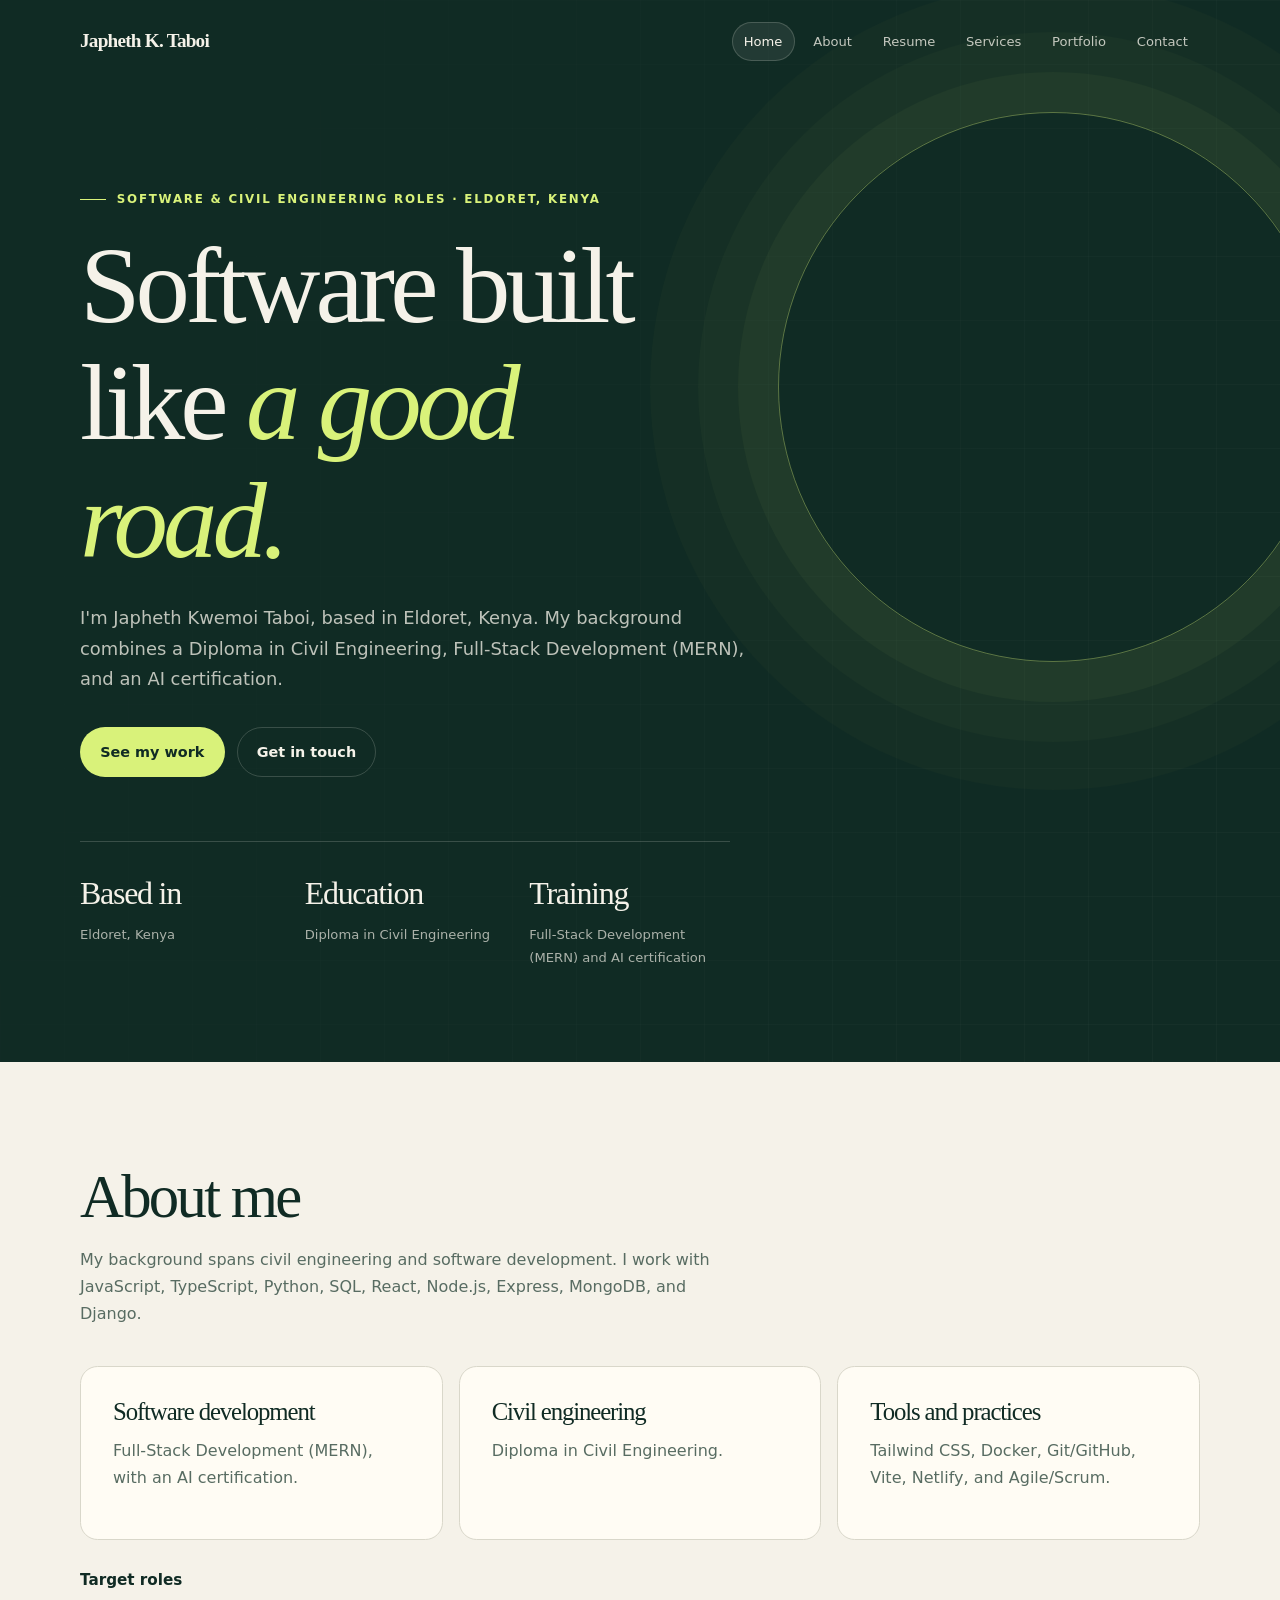
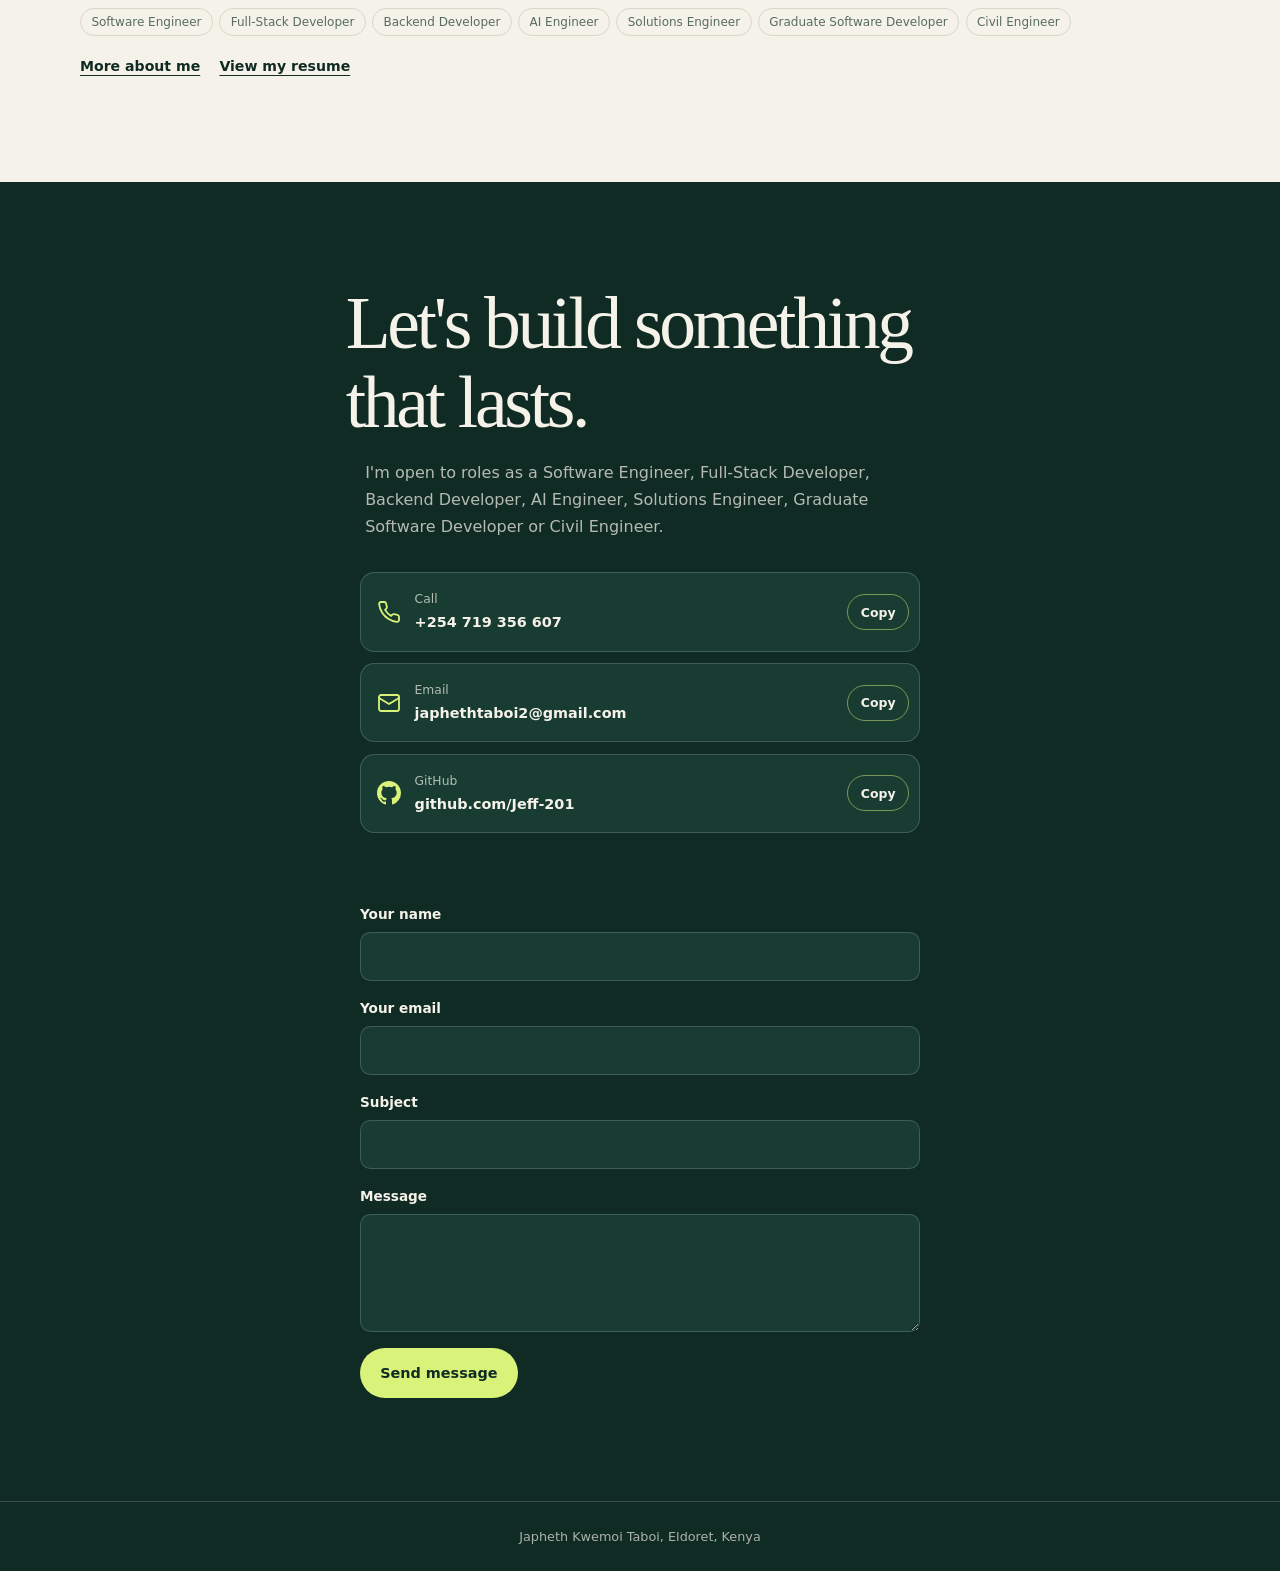
<file: index.html>
<!DOCTYPE html>
<html lang="en">
<head>
<meta charset="utf-8">
<meta name="viewport" content="width=device-width, initial-scale=1, viewport-fit=cover">
<title>Japheth Taboi | Full-Stack Software Developer</title>
<meta name="description" content="Japheth Kwemoi Taboi is based in Eldoret, Kenya, with a background in civil engineering, MERN full-stack development, and AI.">
<meta name="theme-color" content="#102b24">
<meta property="og:type" content="website">
<meta property="og:title" content="Japheth Taboi | Full-Stack Software Developer">
<meta property="og:description" content="Meet Japheth Kwemoi Taboi: based in Eldoret, Kenya, with a background in civil engineering, MERN full-stack development, and AI.">
<link rel="icon" href="favicon.svg" type="image/svg+xml">
<link rel="stylesheet" href="main.css">
<script type="application/ld+json">{"@context":"https://schema.org","@type":"Person","name":"Japheth Kwemoi Taboi","jobTitle":"Full-Stack Software Developer","address":{"@type":"PostalAddress","addressLocality":"Eldoret","addressCountry":"KE"},"email":"japhethtaboi2@gmail.com","telephone":"+254719356607","sameAs":["https://github.com/Jeff-201"]}</script>
</head>
<body>
<a class="skip-link" href="#main">Skip to content</a>
<header class="hero">
<svg viewBox="0 0 800 500" preserveAspectRatio="xMidYMid slice" aria-hidden="true" fill="none" stroke="#c9a45c" stroke-width=".9"><path d="M-20 40C50 62 120 58 190 65C260 59 330 26 400 53C470 28 540 15 610 22C680 14 750 40 820 17" stroke-opacity="0.60"/><path d="M-20 89C50 105 120 78 190 104C260 81 330 42 400 72C470 44 540 50 610 40C680 48 750 90 820 55" stroke-opacity="0.35"/><path d="M-20 140C50 139 120 90 190 131C260 94 330 64 400 83C470 64 540 97 610 66C680 93 750 140 820 105" stroke-opacity="0.35"/><path d="M-20 183C50 158 120 99 190 145C260 102 330 98 400 94C470 96 540 153 610 105C680 148 750 183 820 161" stroke-opacity="0.35"/><path d="M-20 189C50 166 120 142 190 159C260 143 330 158 400 142C470 156 540 189 610 163C680 187 750 189 820 191" stroke-opacity="0.35"/><path d="M-20 213C50 181 120 170 190 174C260 169 330 205 400 173C470 202 540 233 610 212C680 232 750 212 820 233" stroke-opacity="0.60"/><path d="M-20 226C50 195 120 210 190 192C260 207 330 258 400 217C470 255 540 268 610 264C680 270 750 225 820 264" stroke-opacity="0.35"/><path d="M-20 233C50 217 120 262 190 221C260 258 330 309 400 272C470 307 540 290 610 311C680 293 750 233 820 281" stroke-opacity="0.35"/><path d="M-20 271C50 276 120 309 190 282C260 307 330 321 400 313C470 322 540 297 610 319C680 299 750 271 820 291" stroke-opacity="0.35"/><path d="M-20 296C50 317 120 357 190 327C260 355 330 351 400 359C470 353 540 311 610 346C680 314 750 296 820 306" stroke-opacity="0.35"/><path d="M-20 332C50 369 120 400 190 380C260 400 330 369 400 399C470 373 540 325 610 361C680 327 750 332 820 322" stroke-opacity="0.60"/><path d="M-20 381C50 425 120 431 190 433C260 433 330 377 400 425C470 382 540 345 610 368C680 345 750 382 820 347" stroke-opacity="0.35"/><path d="M-20 432C50 449 120 435 190 450C260 437 330 404 400 430C470 406 540 403 610 401C680 401 750 433 820 406" stroke-opacity="0.35"/><path d="M-20 481C50 488 120 452 190 483C260 455 330 423 400 445C470 424 540 443 610 423C680 440 750 482 820 449" stroke-opacity="0.35"/></svg>
<div class="wrap">
<nav aria-label="Primary"><b><a href="index.html">Japheth K. Taboi</a></b><div><a href="index.html" class="on" aria-current="page">Home</a><a href="about.html">About</a><a href="resume.html">Resume</a><a href="services.html">Services</a><a href="portfolio.html">Portfolio</a><a href="contact.html">Contact</a></div></nav>
<p class="eyebrow">Software &amp; civil engineering roles · Eldoret, Kenya</p>
<h1>Software built like <em>a good road.</em></h1>
<p>I'm Japheth Kwemoi Taboi, based in Eldoret, Kenya. My background combines a Diploma in Civil Engineering, Full-Stack Development (MERN), and an AI certification.</p>
<div class="btns"><a class="btn solid" href="portfolio.html">See my work</a><a class="btn ghost" href="contact.html">Get in touch</a></div>
<div class="facts"><div><strong>Based in</strong>Eldoret, Kenya</div><div><strong>Education</strong>Diploma in Civil Engineering</div><div><strong>Training</strong>Full-Stack Development (MERN) and AI certification</div></div>
</div>
</header>
<main id="main">
<section id="about"><div class="wrap">
<h2>About me</h2>
<p class="lead">My background spans civil engineering and software development. I work with JavaScript, TypeScript, Python, SQL, React, Node.js, Express, MongoDB, and Django.</p>
<div class="grid">
<div class="card"><h3>Software development</h3><p>Full-Stack Development (MERN), with an AI certification.</p></div>
<div class="card"><h3>Civil engineering</h3><p>Diploma in Civil Engineering.</p></div>
<div class="card"><h3>Tools and practices</h3><p>Tailwind CSS, Docker, Git/GitHub, Vite, Netlify, and Agile/Scrum.</p></div>
</div>
<div class="profile-roles">
<h3>Target roles</h3>
<ul class="tags" aria-label="Target roles">
<li>Software Engineer</li><li>Full-Stack Developer</li><li>Backend Developer</li><li>AI Engineer</li><li>Solutions Engineer</li><li>Graduate Software Developer</li><li>Civil Engineer</li>
</ul>
</div>
<p class="links"><a href="about.html">More about me</a><a href="resume.html">View my resume</a></p>
</div></section>
<section class="contact" id="contact"><div class="wrap">
<h2>Let's build something that lasts.</h2>
<p>I'm open to roles as a Software Engineer, Full-Stack Developer, Backend Developer, AI Engineer, Solutions Engineer, Graduate Software Developer or Civil Engineer.</p>
<div class="cgrid"><div class="cc"><a class="cl" href="tel:+254719356607" target="_blank" rel="noopener noreferrer"><svg viewBox="0 0 24 24" width="24" height="24" fill="none" stroke="currentColor" stroke-width="1.8" stroke-linecap="round" stroke-linejoin="round" aria-hidden="true"><path d="M22 16.9v3a2 2 0 0 1-2.2 2 19.8 19.8 0 0 1-8.6-3.1 19.5 19.5 0 0 1-6-6A19.8 19.8 0 0 1 2.1 4.2 2 2 0 0 1 4.1 2h3a2 2 0 0 1 2 1.7c.1 1 .4 1.9.7 2.8a2 2 0 0 1-.5 2.1L8.1 9.9a16 16 0 0 0 6 6l1.3-1.3a2 2 0 0 1 2.1-.4c.9.3 1.8.6 2.8.7a2 2 0 0 1 1.7 2z"/></svg><span><small>Call</small><b>+254 719 356 607</b></span></a><button type="button" class="cp" data-copy="+254 719 356 607" aria-label="Copy call">Copy</button></div><div class="cc"><a class="cl" href="mailto:japhethtaboi2@gmail.com" target="_blank" rel="noopener noreferrer"><svg viewBox="0 0 24 24" width="24" height="24" fill="none" stroke="currentColor" stroke-width="1.8" stroke-linecap="round" stroke-linejoin="round" aria-hidden="true"><rect x="2" y="4" width="20" height="16" rx="2"/><path d="m22 7-10 6L2 7"/></svg><span><small>Email</small><b>japhethtaboi2@gmail.com</b></span></a><button type="button" class="cp" data-copy="japhethtaboi2@gmail.com" aria-label="Copy email">Copy</button></div><div class="cc"><a class="cl" href="https://github.com/Jeff-201" target="_blank" rel="noopener noreferrer"><svg viewBox="0 0 16 16" width="24" height="24" fill="currentColor" aria-hidden="true"><path d="M8 0C3.58 0 0 3.58 0 8c0 3.54 2.29 6.53 5.47 7.59.4.07.55-.17.55-.38 0-.19-.01-.82-.01-1.49-2.01.37-2.53-.49-2.69-.94-.09-.23-.48-.94-.82-1.13-.28-.15-.68-.52-.01-.53.63-.01 1.08.58 1.23.82.72 1.21 1.87.87 2.33.66.07-.52.28-.87.51-1.07-1.78-.2-3.64-.89-3.64-3.95 0-.87.31-1.59.82-2.15-.08-.2-.36-1.02.08-2.12 0 0 .67-.21 2.2.82a7.6 7.6 0 0 1 4 0c1.53-1.04 2.2-.82 2.2-.82.44 1.1.16 1.92.08 2.12.51.56.82 1.27.82 2.15 0 3.07-1.87 3.75-3.65 3.95.29.25.54.73.54 1.48 0 1.07-.01 1.93-.01 2.2 0 .21.15.46.55.38A8.01 8.01 0 0 0 16 8c0-4.42-3.58-8-8-8z"/></svg><span><small>GitHub</small><b>github.com/Jeff-201</b></span></a><button type="button" class="cp" data-copy="github.com/Jeff-201" aria-label="Copy github">Copy</button></div></div><p class="cnote" id="cnote" role="status"></p>
<form class="msg" id="mf">
<label>Your name<input name="name" autocomplete="name" required></label><label>Your email<input name="email" type="email" autocomplete="email" required></label><label>Subject<input name="subj" required></label><label>Message<textarea name="body" rows="4" required></textarea></label><button class="btn solid" type="submit">Send message</button></form>
</div></section>
</main>
<footer>Japheth Kwemoi Taboi, Eldoret, Kenya</footer>
<script src="main.js" defer></script>
</body>
</html>
</file>
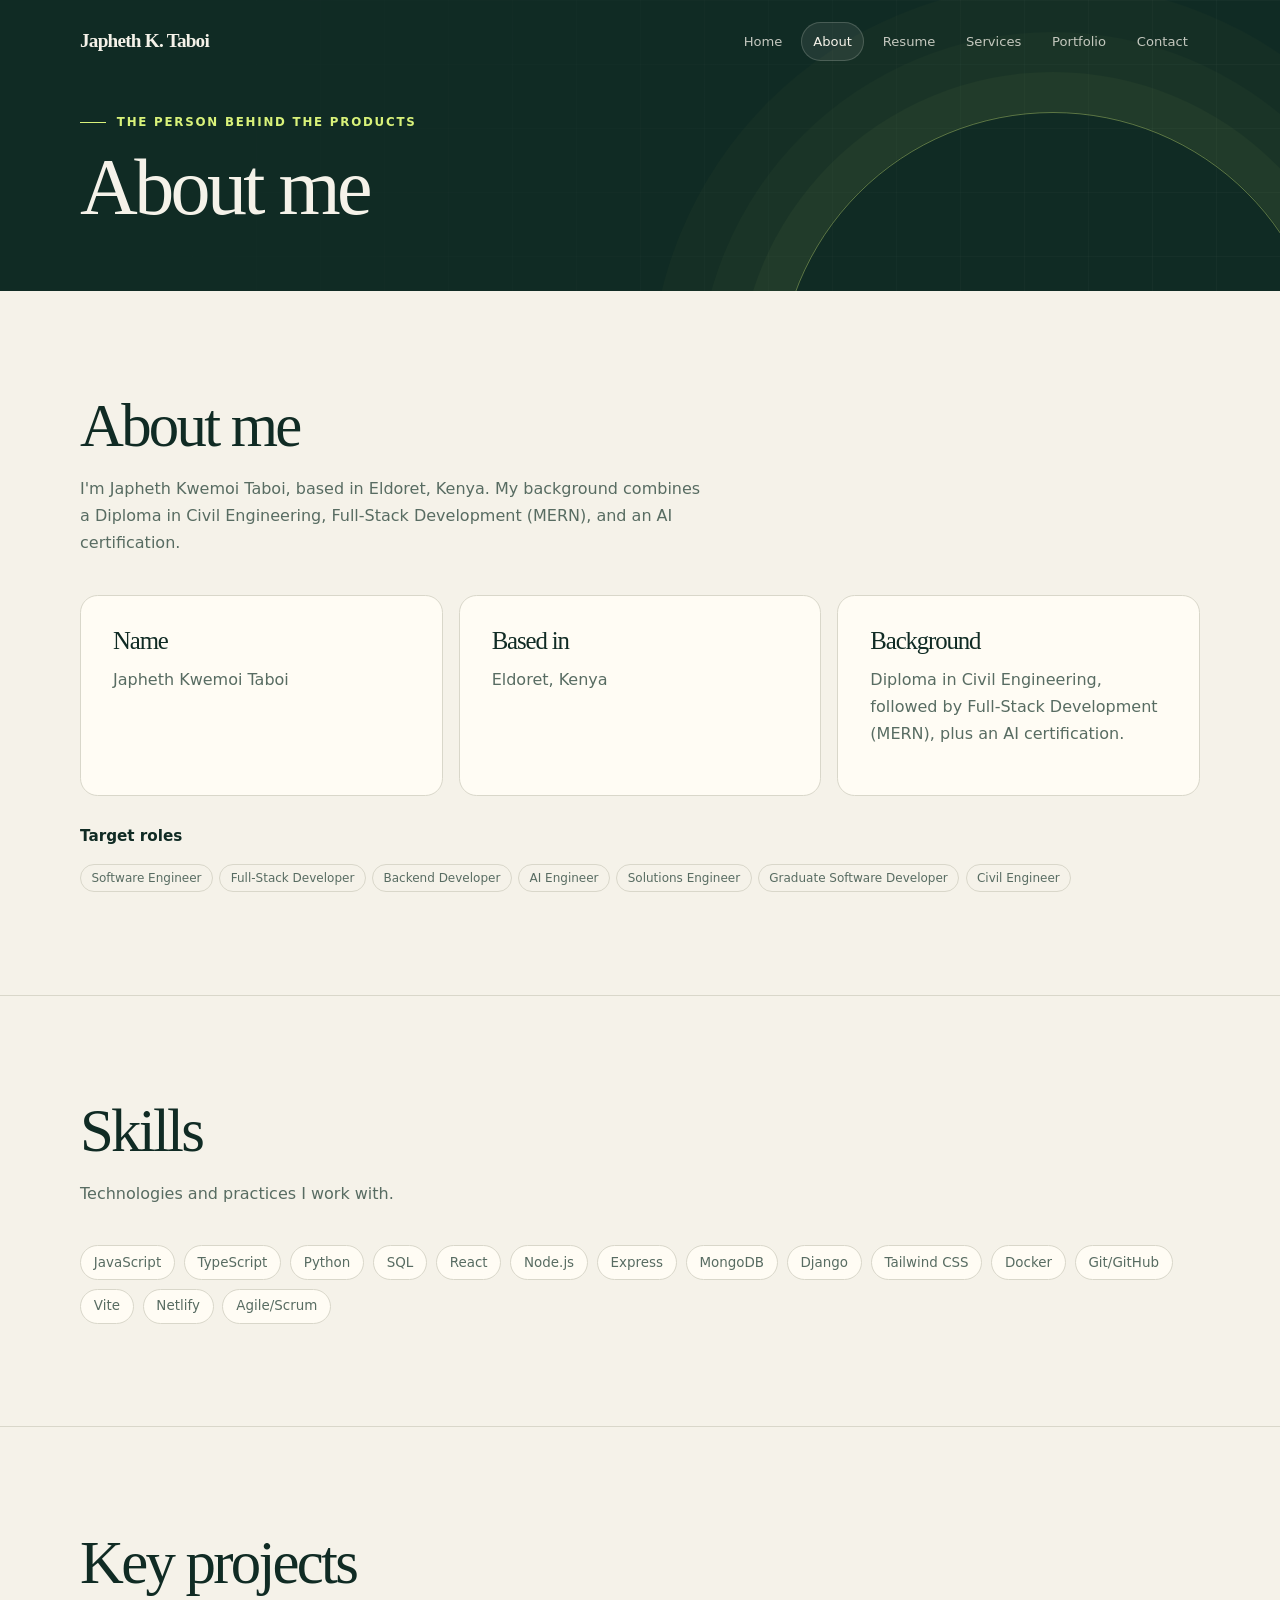
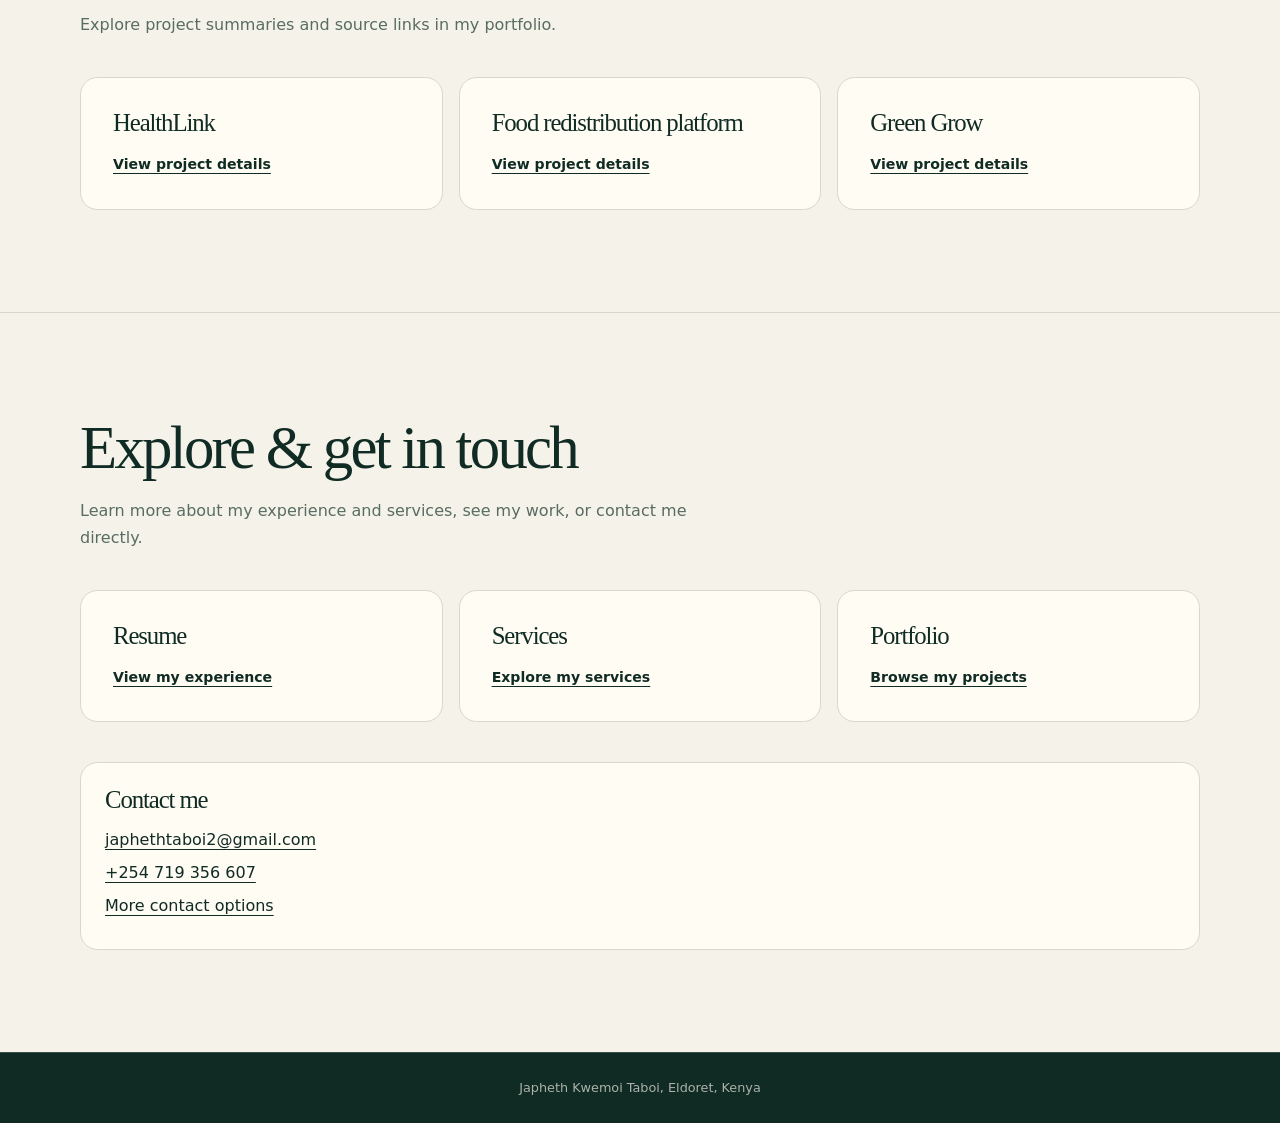
<file: about.html>
<!DOCTYPE html>
<html lang="en">
<head>
<meta charset="utf-8">
<meta name="viewport" content="width=device-width, initial-scale=1, viewport-fit=cover">
<title>About me | Japheth Kwemoi Taboi</title>
<meta name="description" content="About Japheth Kwemoi Taboi, full-stack developer.">
<meta name="theme-color" content="#102b24">
<link rel="icon" href="favicon.svg" type="image/svg+xml">
<link rel="stylesheet" href="main.css">
</head>
<body>
<a class="skip-link" href="#main">Skip to content</a>
<header class="hero sm"><svg viewBox="0 0 800 500" preserveAspectRatio="xMidYMid slice" aria-hidden="true" fill="none" stroke="#c9a45c" stroke-width=".9"><path d="M-20 40C50 62 120 58 190 65C260 59 330 26 400 53C470 28 540 15 610 22C680 14 750 40 820 17" stroke-opacity="0.60"/><path d="M-20 89C50 105 120 78 190 104C260 81 330 42 400 72C470 44 540 50 610 40C680 48 750 90 820 55" stroke-opacity="0.35"/><path d="M-20 140C50 139 120 90 190 131C260 94 330 64 400 83C470 64 540 97 610 66C680 93 750 140 820 105" stroke-opacity="0.35"/><path d="M-20 183C50 158 120 99 190 145C260 102 330 98 400 94C470 96 540 153 610 105C680 148 750 183 820 161" stroke-opacity="0.35"/><path d="M-20 189C50 166 120 142 190 159C260 143 330 158 400 142C470 156 540 189 610 163C680 187 750 189 820 191" stroke-opacity="0.35"/><path d="M-20 213C50 181 120 170 190 174C260 169 330 205 400 173C470 202 540 233 610 212C680 232 750 212 820 233" stroke-opacity="0.60"/><path d="M-20 226C50 195 120 210 190 192C260 207 330 258 400 217C470 255 540 268 610 264C680 270 750 225 820 264" stroke-opacity="0.35"/><path d="M-20 233C50 217 120 262 190 221C260 258 330 309 400 272C470 307 540 290 610 311C680 293 750 233 820 281" stroke-opacity="0.35"/><path d="M-20 271C50 276 120 309 190 282C260 307 330 321 400 313C470 322 540 297 610 319C680 299 750 271 820 291" stroke-opacity="0.35"/><path d="M-20 296C50 317 120 357 190 327C260 355 330 351 400 359C470 353 540 311 610 346C680 314 750 296 820 306" stroke-opacity="0.35"/><path d="M-20 332C50 369 120 400 190 380C260 400 330 369 400 399C470 373 540 325 610 361C680 327 750 332 820 322" stroke-opacity="0.60"/><path d="M-20 381C50 425 120 431 190 433C260 433 330 377 400 425C470 382 540 345 610 368C680 345 750 382 820 347" stroke-opacity="0.35"/><path d="M-20 432C50 449 120 435 190 450C260 437 330 404 400 430C470 406 540 403 610 401C680 401 750 433 820 406" stroke-opacity="0.35"/><path d="M-20 481C50 488 120 452 190 483C260 455 330 423 400 445C470 424 540 443 610 423C680 440 750 482 820 449" stroke-opacity="0.35"/></svg><div class="wrap"><nav aria-label="Primary"><b><a href="index.html">Japheth K. Taboi</a></b><div><a href="index.html">Home</a><a href="about.html" class="on" aria-current="page">About</a><a href="resume.html">Resume</a><a href="services.html">Services</a><a href="portfolio.html">Portfolio</a><a href="contact.html">Contact</a></div></nav><p class="eyebrow">The person behind the products</p><h1>About me</h1></div></header>
<main id="main">
<section id="about"><div class="wrap">
<h2>About me</h2>
<p class="lead">I'm Japheth Kwemoi Taboi, based in Eldoret, Kenya. My background combines a Diploma in Civil Engineering, Full-Stack Development (MERN), and an AI certification.</p>
<div class="grid">
<article class="card"><h3>Name</h3><p>Japheth Kwemoi Taboi</p></article>
<article class="card"><h3>Based in</h3><p>Eldoret, Kenya</p></article>
<article class="card"><h3>Background</h3><p>Diploma in Civil Engineering, followed by Full-Stack Development (MERN), plus an AI certification.</p></article>
</div>
<div class="profile-roles">
<h3>Target roles</h3>
<ul class="tags" aria-label="Target roles">
<li>Software Engineer</li><li>Full-Stack Developer</li><li>Backend Developer</li><li>AI Engineer</li><li>Solutions Engineer</li><li>Graduate Software Developer</li><li>Civil Engineer</li>
</ul>
</div>
</div></section>
<section id="skills"><div class="wrap">
<h2>Skills</h2>
<p class="lead">Technologies and practices I work with.</p>
<ul class="tags skills-list">
<li>JavaScript</li><li>TypeScript</li><li>Python</li><li>SQL</li><li>React</li><li>Node.js</li><li>Express</li><li>MongoDB</li><li>Django</li><li>Tailwind CSS</li><li>Docker</li><li>Git/GitHub</li><li>Vite</li><li>Netlify</li><li>Agile/Scrum</li>
</ul>
</div></section>
<section id="projects"><div class="wrap">
<h2>Key projects</h2>
<p class="lead">Explore project summaries and source links in my portfolio.</p>
<div class="grid project-list">
<article class="card"><h3>HealthLink</h3><a href="portfolio.html">View project details</a></article>
<article class="card"><h3>Food redistribution platform</h3><a href="portfolio.html">View project details</a></article>
<article class="card"><h3>Green Grow</h3><a href="portfolio.html">View project details</a></article>
</div>
</div></section>
<section id="explore"><div class="wrap">
<h2>Explore &amp; get in touch</h2>
<p class="lead">Learn more about my experience and services, see my work, or contact me directly.</p>
<div class="grid project-list">
<article class="card"><h3>Resume</h3><a href="resume.html">View my experience</a></article>
<article class="card"><h3>Services</h3><a href="services.html">Explore my services</a></article>
<article class="card"><h3>Portfolio</h3><a href="portfolio.html">Browse my projects</a></article>
</div>
<div class="profile-contact">
<h3>Contact me</h3>
<p><a href="mailto:japhethtaboi2@gmail.com">japhethtaboi2@gmail.com</a></p>
<p><a href="tel:+254719356607">+254 719 356 607</a></p>
<p><a href="contact.html">More contact options</a></p>
</div>
</div></section>
</main>
<footer>Japheth Kwemoi Taboi, Eldoret, Kenya</footer>
<script src="main.js" defer></script>
</body>
</html>
</file>
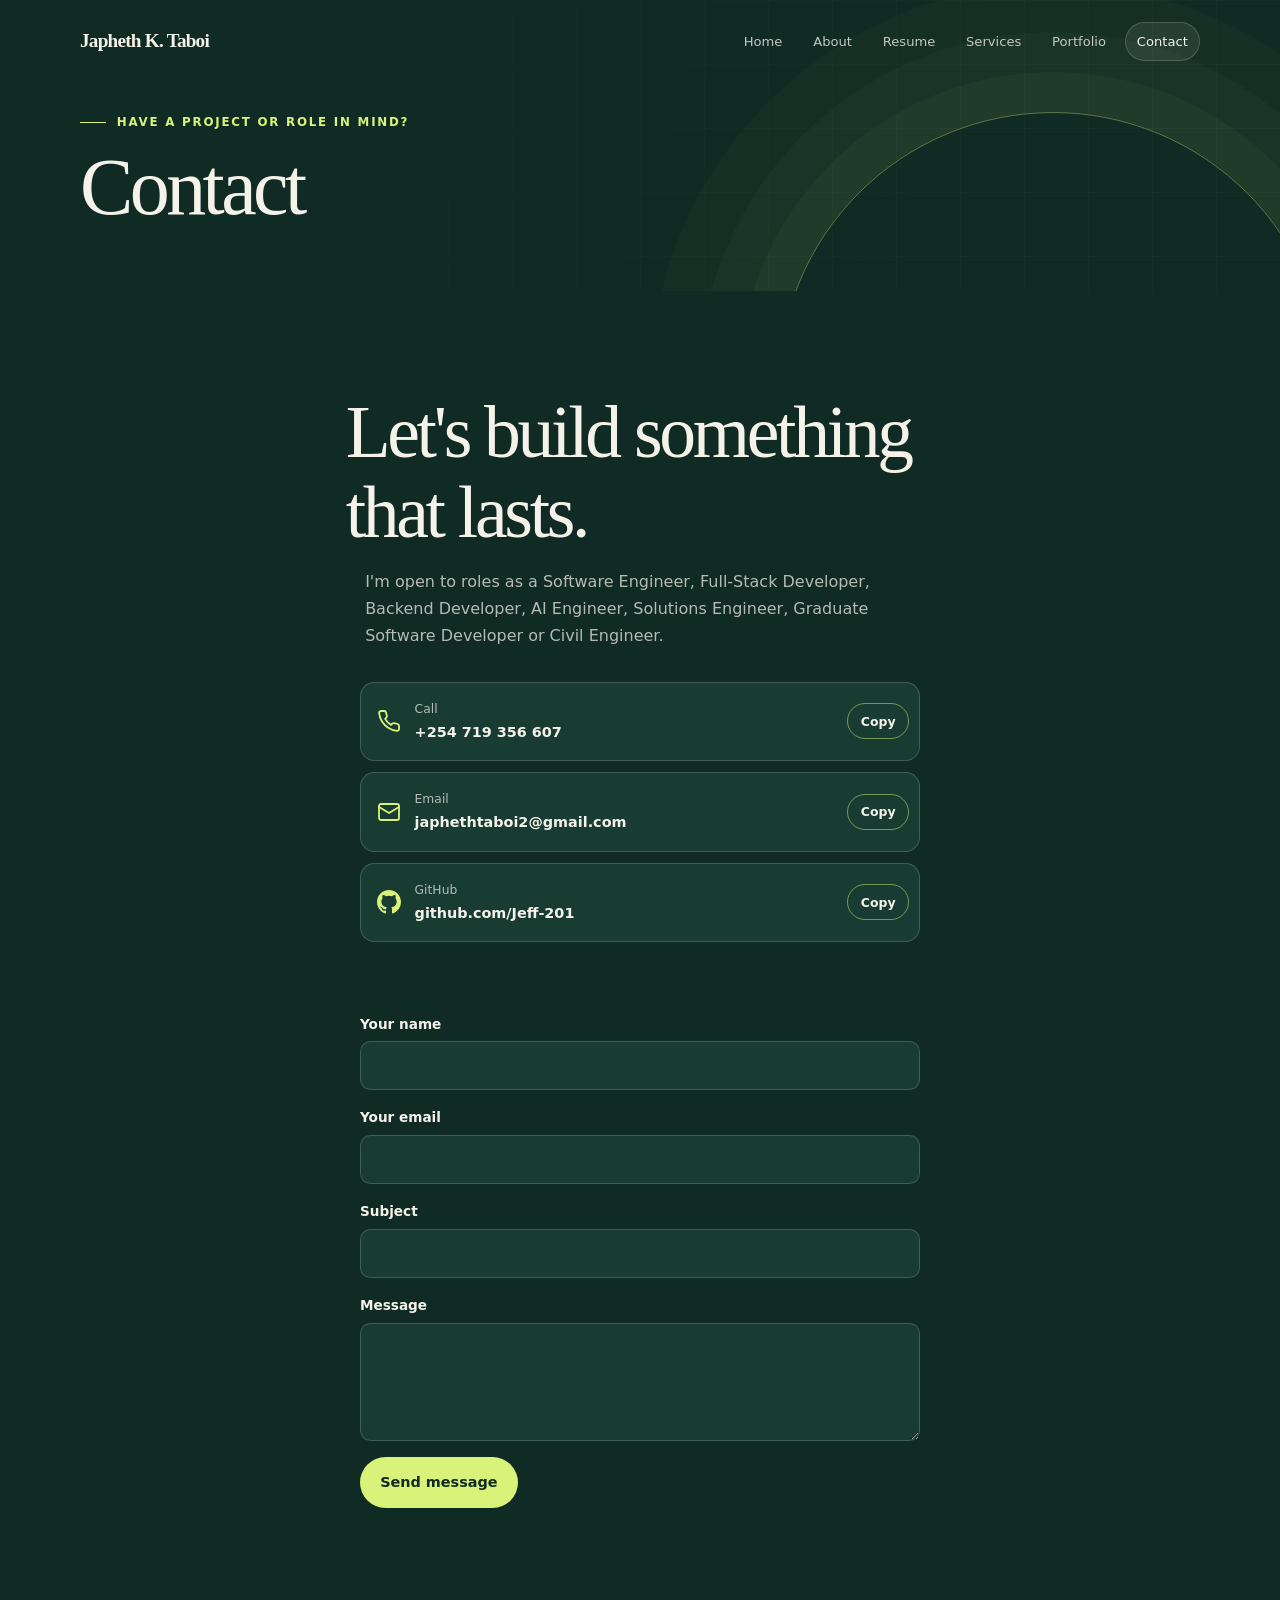
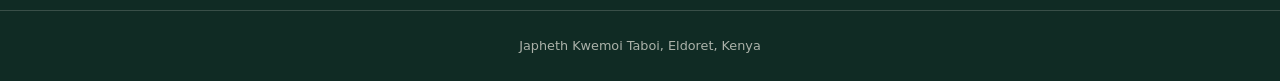
<file: contact.html>
<!DOCTYPE html>
<html lang="en">
<head>
<meta charset="utf-8">
<meta name="viewport" content="width=device-width, initial-scale=1, viewport-fit=cover">
<title>Contact | Japheth Kwemoi Taboi</title>
<meta name="description" content="Call, email or find Japheth on GitHub.">
<meta name="theme-color" content="#102b24">
<link rel="icon" href="favicon.svg" type="image/svg+xml">
<link rel="stylesheet" href="main.css">
</head>
<body>
<a class="skip-link" href="#main">Skip to content</a>
<header class="hero sm"><svg viewBox="0 0 800 500" preserveAspectRatio="xMidYMid slice" aria-hidden="true" fill="none" stroke="#c9a45c" stroke-width=".9"><path d="M-20 40C50 62 120 58 190 65C260 59 330 26 400 53C470 28 540 15 610 22C680 14 750 40 820 17" stroke-opacity="0.60"/><path d="M-20 89C50 105 120 78 190 104C260 81 330 42 400 72C470 44 540 50 610 40C680 48 750 90 820 55" stroke-opacity="0.35"/><path d="M-20 140C50 139 120 90 190 131C260 94 330 64 400 83C470 64 540 97 610 66C680 93 750 140 820 105" stroke-opacity="0.35"/><path d="M-20 183C50 158 120 99 190 145C260 102 330 98 400 94C470 96 540 153 610 105C680 148 750 183 820 161" stroke-opacity="0.35"/><path d="M-20 189C50 166 120 142 190 159C260 143 330 158 400 142C470 156 540 189 610 163C680 187 750 189 820 191" stroke-opacity="0.35"/><path d="M-20 213C50 181 120 170 190 174C260 169 330 205 400 173C470 202 540 233 610 212C680 232 750 212 820 233" stroke-opacity="0.60"/><path d="M-20 226C50 195 120 210 190 192C260 207 330 258 400 217C470 255 540 268 610 264C680 270 750 225 820 264" stroke-opacity="0.35"/><path d="M-20 233C50 217 120 262 190 221C260 258 330 309 400 272C470 307 540 290 610 311C680 293 750 233 820 281" stroke-opacity="0.35"/><path d="M-20 271C50 276 120 309 190 282C260 307 330 321 400 313C470 322 540 297 610 319C680 299 750 271 820 291" stroke-opacity="0.35"/><path d="M-20 296C50 317 120 357 190 327C260 355 330 351 400 359C470 353 540 311 610 346C680 314 750 296 820 306" stroke-opacity="0.35"/><path d="M-20 332C50 369 120 400 190 380C260 400 330 369 400 399C470 373 540 325 610 361C680 327 750 332 820 322" stroke-opacity="0.60"/><path d="M-20 381C50 425 120 431 190 433C260 433 330 377 400 425C470 382 540 345 610 368C680 345 750 382 820 347" stroke-opacity="0.35"/><path d="M-20 432C50 449 120 435 190 450C260 437 330 404 400 430C470 406 540 403 610 401C680 401 750 433 820 406" stroke-opacity="0.35"/><path d="M-20 481C50 488 120 452 190 483C260 455 330 423 400 445C470 424 540 443 610 423C680 440 750 482 820 449" stroke-opacity="0.35"/></svg><div class="wrap"><nav aria-label="Primary"><b><a href="index.html">Japheth K. Taboi</a></b><div><a href="index.html">Home</a><a href="about.html">About</a><a href="resume.html">Resume</a><a href="services.html">Services</a><a href="portfolio.html">Portfolio</a><a href="contact.html" class="on" aria-current="page">Contact</a></div></nav><p class="eyebrow">Have a project or role in mind?</p><h1>Contact</h1></div></header>
<main id="main">
<section class="contact" id="contact"><div class="wrap">
<h2>Let's build something that lasts.</h2>
<p>I'm open to roles as a Software Engineer, Full-Stack Developer, Backend Developer, AI Engineer, Solutions Engineer, Graduate Software Developer or Civil Engineer.</p>
<div class="cgrid"><div class="cc"><a class="cl" href="tel:+254719356607" target="_blank" rel="noopener noreferrer"><svg viewBox="0 0 24 24" width="24" height="24" fill="none" stroke="currentColor" stroke-width="1.8" stroke-linecap="round" stroke-linejoin="round" aria-hidden="true"><path d="M22 16.9v3a2 2 0 0 1-2.2 2 19.8 19.8 0 0 1-8.6-3.1 19.5 19.5 0 0 1-6-6A19.8 19.8 0 0 1 2.1 4.2 2 2 0 0 1 4.1 2h3a2 2 0 0 1 2 1.7c.1 1 .4 1.9.7 2.8a2 2 0 0 1-.5 2.1L8.1 9.9a16 16 0 0 0 6 6l1.3-1.3a2 2 0 0 1 2.1-.4c.9.3 1.8.6 2.8.7a2 2 0 0 1 1.7 2z"/></svg><span><small>Call</small><b>+254 719 356 607</b></span></a><button type="button" class="cp" data-copy="+254 719 356 607" aria-label="Copy call">Copy</button></div><div class="cc"><a class="cl" href="mailto:japhethtaboi2@gmail.com" target="_blank" rel="noopener noreferrer"><svg viewBox="0 0 24 24" width="24" height="24" fill="none" stroke="currentColor" stroke-width="1.8" stroke-linecap="round" stroke-linejoin="round" aria-hidden="true"><rect x="2" y="4" width="20" height="16" rx="2"/><path d="m22 7-10 6L2 7"/></svg><span><small>Email</small><b>japhethtaboi2@gmail.com</b></span></a><button type="button" class="cp" data-copy="japhethtaboi2@gmail.com" aria-label="Copy email">Copy</button></div><div class="cc"><a class="cl" href="https://github.com/Jeff-201" target="_blank" rel="noopener noreferrer"><svg viewBox="0 0 16 16" width="24" height="24" fill="currentColor" aria-hidden="true"><path d="M8 0C3.58 0 0 3.58 0 8c0 3.54 2.29 6.53 5.47 7.59.4.07.55-.17.55-.38 0-.19-.01-.82-.01-1.49-2.01.37-2.53-.49-2.69-.94-.09-.23-.48-.94-.82-1.13-.28-.15-.68-.52-.01-.53.63-.01 1.08.58 1.23.82.72 1.21 1.87.87 2.33.66.07-.52.28-.87.51-1.07-1.78-.2-3.64-.89-3.64-3.95 0-.87.31-1.59.82-2.15-.08-.2-.36-1.02.08-2.12 0 0 .67-.21 2.2.82a7.6 7.6 0 0 1 4 0c1.53-1.04 2.2-.82 2.2-.82.44 1.1.16 1.92.08 2.12.51.56.82 1.27.82 2.15 0 3.07-1.87 3.75-3.65 3.95.29.25.54.73.54 1.48 0 1.07-.01 1.93-.01 2.2 0 .21.15.46.55.38A8.01 8.01 0 0 0 16 8c0-4.42-3.58-8-8-8z"/></svg><span><small>GitHub</small><b>github.com/Jeff-201</b></span></a><button type="button" class="cp" data-copy="github.com/Jeff-201" aria-label="Copy github">Copy</button></div></div><p class="cnote" id="cnote" role="status"></p>
<form class="msg" id="mf">
<label>Your name<input name="name" autocomplete="name" required></label><label>Your email<input name="email" type="email" autocomplete="email" required></label><label>Subject<input name="subj" required></label><label>Message<textarea name="body" rows="4" required></textarea></label><button class="btn solid" type="submit">Send message</button></form>
</div></section>
</main>
<footer>Japheth Kwemoi Taboi, Eldoret, Kenya</footer>
<script src="main.js" defer></script>
</body>
</html>
</file>
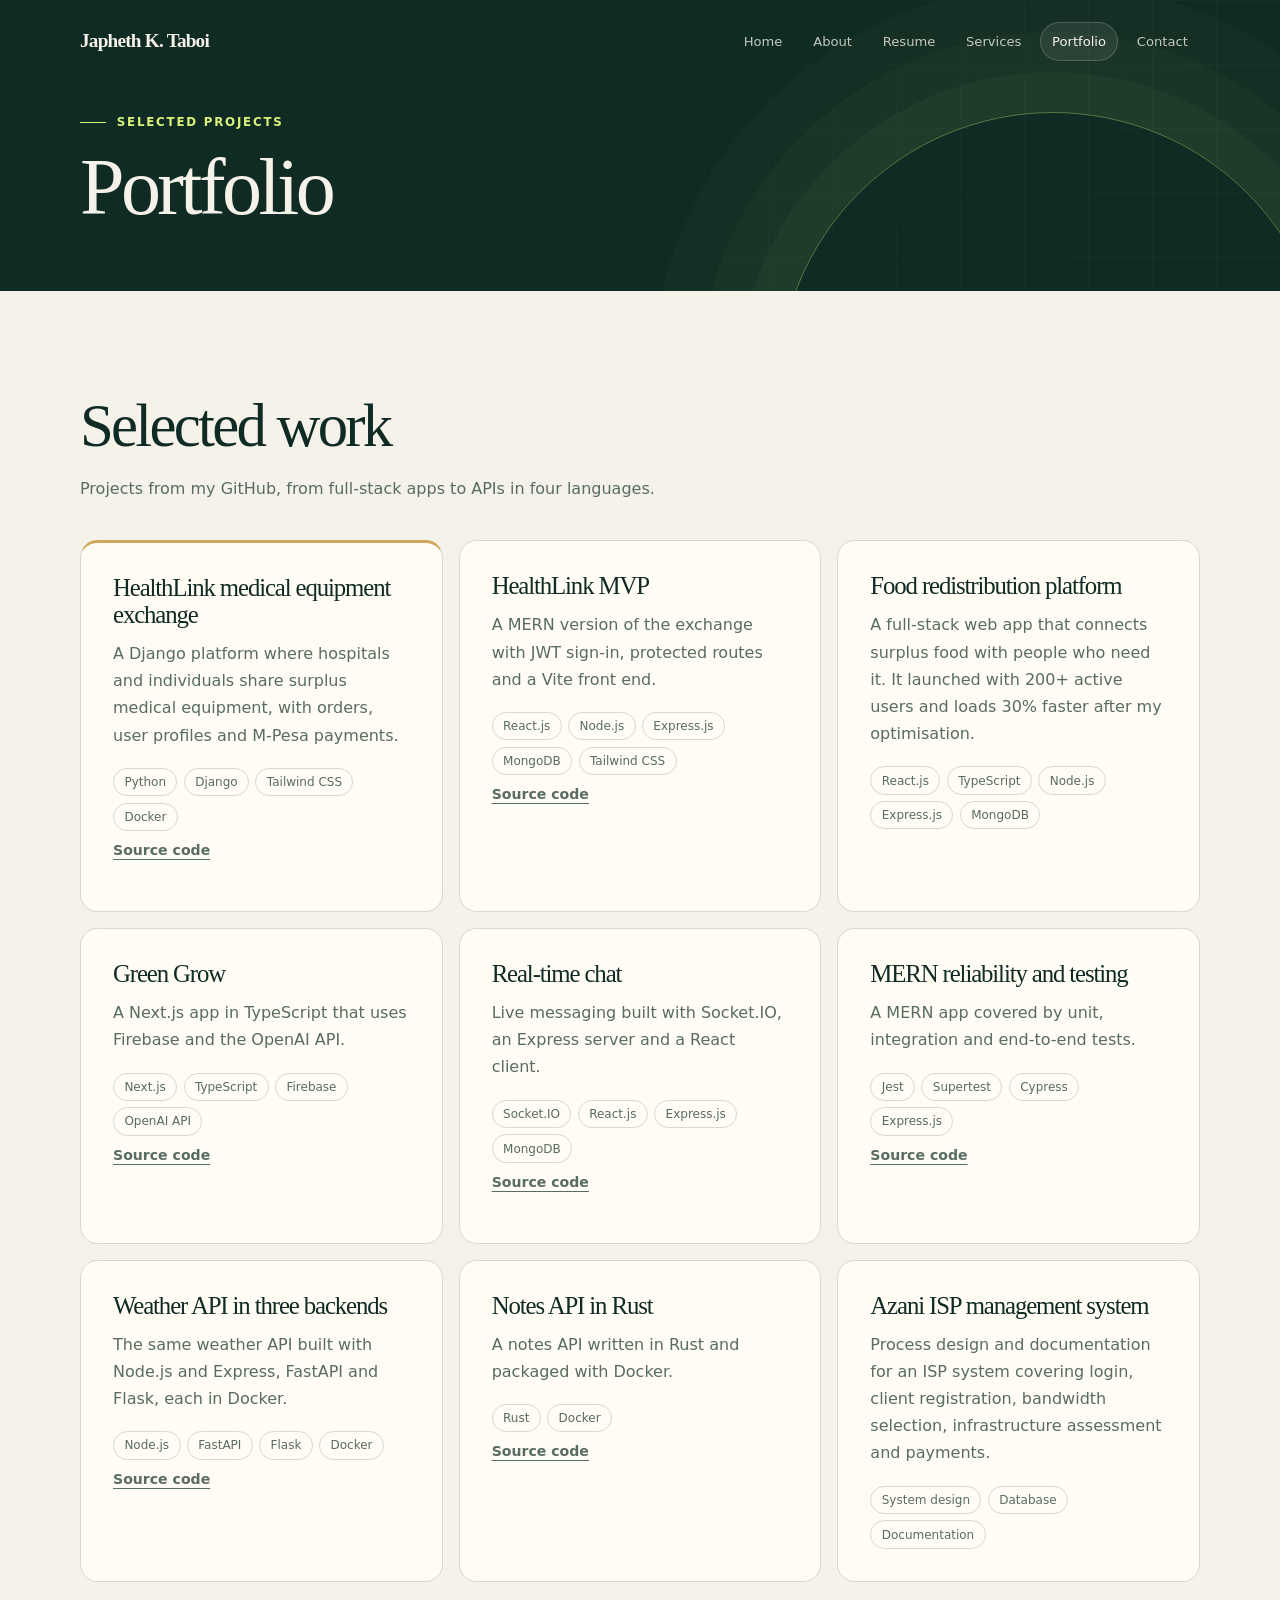
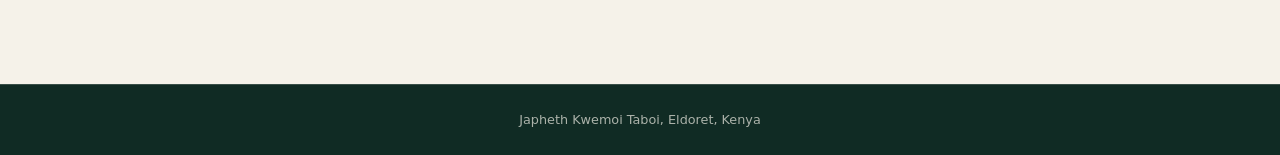
<file: portfolio.html>
<!DOCTYPE html>
<html lang="en">
<head>
<meta charset="utf-8">
<meta name="viewport" content="width=device-width, initial-scale=1, viewport-fit=cover">
<title>Portfolio | Japheth Kwemoi Taboi</title>
<meta name="description" content="Projects from GitHub.">
<meta name="theme-color" content="#102b24">
<link rel="icon" href="favicon.svg" type="image/svg+xml">
<link rel="stylesheet" href="main.css">
</head>
<body>
<a class="skip-link" href="#main">Skip to content</a>
<header class="hero sm"><svg viewBox="0 0 800 500" preserveAspectRatio="xMidYMid slice" aria-hidden="true" fill="none" stroke="#c9a45c" stroke-width=".9"><path d="M-20 40C50 62 120 58 190 65C260 59 330 26 400 53C470 28 540 15 610 22C680 14 750 40 820 17" stroke-opacity="0.60"/><path d="M-20 89C50 105 120 78 190 104C260 81 330 42 400 72C470 44 540 50 610 40C680 48 750 90 820 55" stroke-opacity="0.35"/><path d="M-20 140C50 139 120 90 190 131C260 94 330 64 400 83C470 64 540 97 610 66C680 93 750 140 820 105" stroke-opacity="0.35"/><path d="M-20 183C50 158 120 99 190 145C260 102 330 98 400 94C470 96 540 153 610 105C680 148 750 183 820 161" stroke-opacity="0.35"/><path d="M-20 189C50 166 120 142 190 159C260 143 330 158 400 142C470 156 540 189 610 163C680 187 750 189 820 191" stroke-opacity="0.35"/><path d="M-20 213C50 181 120 170 190 174C260 169 330 205 400 173C470 202 540 233 610 212C680 232 750 212 820 233" stroke-opacity="0.60"/><path d="M-20 226C50 195 120 210 190 192C260 207 330 258 400 217C470 255 540 268 610 264C680 270 750 225 820 264" stroke-opacity="0.35"/><path d="M-20 233C50 217 120 262 190 221C260 258 330 309 400 272C470 307 540 290 610 311C680 293 750 233 820 281" stroke-opacity="0.35"/><path d="M-20 271C50 276 120 309 190 282C260 307 330 321 400 313C470 322 540 297 610 319C680 299 750 271 820 291" stroke-opacity="0.35"/><path d="M-20 296C50 317 120 357 190 327C260 355 330 351 400 359C470 353 540 311 610 346C680 314 750 296 820 306" stroke-opacity="0.35"/><path d="M-20 332C50 369 120 400 190 380C260 400 330 369 400 399C470 373 540 325 610 361C680 327 750 332 820 322" stroke-opacity="0.60"/><path d="M-20 381C50 425 120 431 190 433C260 433 330 377 400 425C470 382 540 345 610 368C680 345 750 382 820 347" stroke-opacity="0.35"/><path d="M-20 432C50 449 120 435 190 450C260 437 330 404 400 430C470 406 540 403 610 401C680 401 750 433 820 406" stroke-opacity="0.35"/><path d="M-20 481C50 488 120 452 190 483C260 455 330 423 400 445C470 424 540 443 610 423C680 440 750 482 820 449" stroke-opacity="0.35"/></svg><div class="wrap"><nav aria-label="Primary"><b><a href="index.html">Japheth K. Taboi</a></b><div><a href="index.html">Home</a><a href="about.html">About</a><a href="resume.html">Resume</a><a href="services.html">Services</a><a href="portfolio.html" class="on" aria-current="page">Portfolio</a><a href="contact.html">Contact</a></div></nav><p class="eyebrow">Selected projects</p><h1>Portfolio</h1></div></header>
<main id="main">
<section id="work"><div class="wrap">
<h2>Selected work</h2>
<p class="lead">Projects from my GitHub, from full-stack apps to APIs in four languages.</p>
<div class="grid">
<article class="card big"><h3>HealthLink medical equipment exchange</h3><p>A Django platform where hospitals and individuals share surplus medical equipment, with orders, user profiles and M-Pesa payments.</p><ul class="tags"><li>Python</li><li>Django</li><li>Tailwind CSS</li><li>Docker</li></ul><p class="links"><a href="https://github.com/Jeff-201/Health-link" target="_blank" rel="noopener">Source code</a></p></article>
<article class="card"><h3>HealthLink MVP</h3><p>A MERN version of the exchange with JWT sign-in, protected routes and a Vite front end.</p><ul class="tags"><li>React.js</li><li>Node.js</li><li>Express.js</li><li>MongoDB</li><li>Tailwind CSS</li></ul><p class="links"><a href="https://github.com/Jeff-201/Healthlink-mvp" target="_blank" rel="noopener">Source code</a></p></article>
<article class="card"><h3>Food redistribution platform</h3><p>A full-stack web app that connects surplus food with people who need it. It launched with 200+ active users and loads 30% faster after my optimisation.</p><ul class="tags"><li>React.js</li><li>TypeScript</li><li>Node.js</li><li>Express.js</li><li>MongoDB</li></ul></article>
<article class="card"><h3>Green Grow</h3><p>A Next.js app in TypeScript that uses Firebase and the OpenAI API.</p><ul class="tags"><li>Next.js</li><li>TypeScript</li><li>Firebase</li><li>OpenAI API</li></ul><p class="links"><a href="https://github.com/Jeff-201/Green_grow" target="_blank" rel="noopener">Source code</a></p></article>
<article class="card"><h3>Real-time chat</h3><p>Live messaging built with Socket.IO, an Express server and a React client.</p><ul class="tags"><li>Socket.IO</li><li>React.js</li><li>Express.js</li><li>MongoDB</li></ul><p class="links"><a href="https://github.com/Jeff-201/real-time-communication-with-socket-io-Jeff-201" target="_blank" rel="noopener">Source code</a></p></article>
<article class="card"><h3>MERN reliability and testing</h3><p>A MERN app covered by unit, integration and end-to-end tests.</p><ul class="tags"><li>Jest</li><li>Supertest</li><li>Cypress</li><li>Express.js</li></ul><p class="links"><a href="https://github.com/Jeff-201/testing-and-debugging-ensuring-mern-app-reliability-Jeff-201" target="_blank" rel="noopener">Source code</a></p></article>
<article class="card"><h3>Weather API in three backends</h3><p>The same weather API built with Node.js and Express, FastAPI and Flask, each in Docker.</p><ul class="tags"><li>Node.js</li><li>FastAPI</li><li>Flask</li><li>Docker</li></ul><p class="links"><a href="https://github.com/Jeff-201/weather_api_multi" target="_blank" rel="noopener">Source code</a></p></article>
<article class="card"><h3>Notes API in Rust</h3><p>A notes API written in Rust and packaged with Docker.</p><ul class="tags"><li>Rust</li><li>Docker</li></ul><p class="links"><a href="https://github.com/Jeff-201/notes_api" target="_blank" rel="noopener">Source code</a></p></article>
<article class="card"><h3>Azani ISP management system</h3><p>Process design and documentation for an ISP system covering login, client registration, bandwidth selection, infrastructure assessment and payments.</p><ul class="tags"><li>System design</li><li>Database</li><li>Documentation</li></ul></article>
</div>
</div></section>
</main>
<footer>Japheth Kwemoi Taboi, Eldoret, Kenya</footer>
<script src="main.js" defer></script>
</body>
</html>
</file>
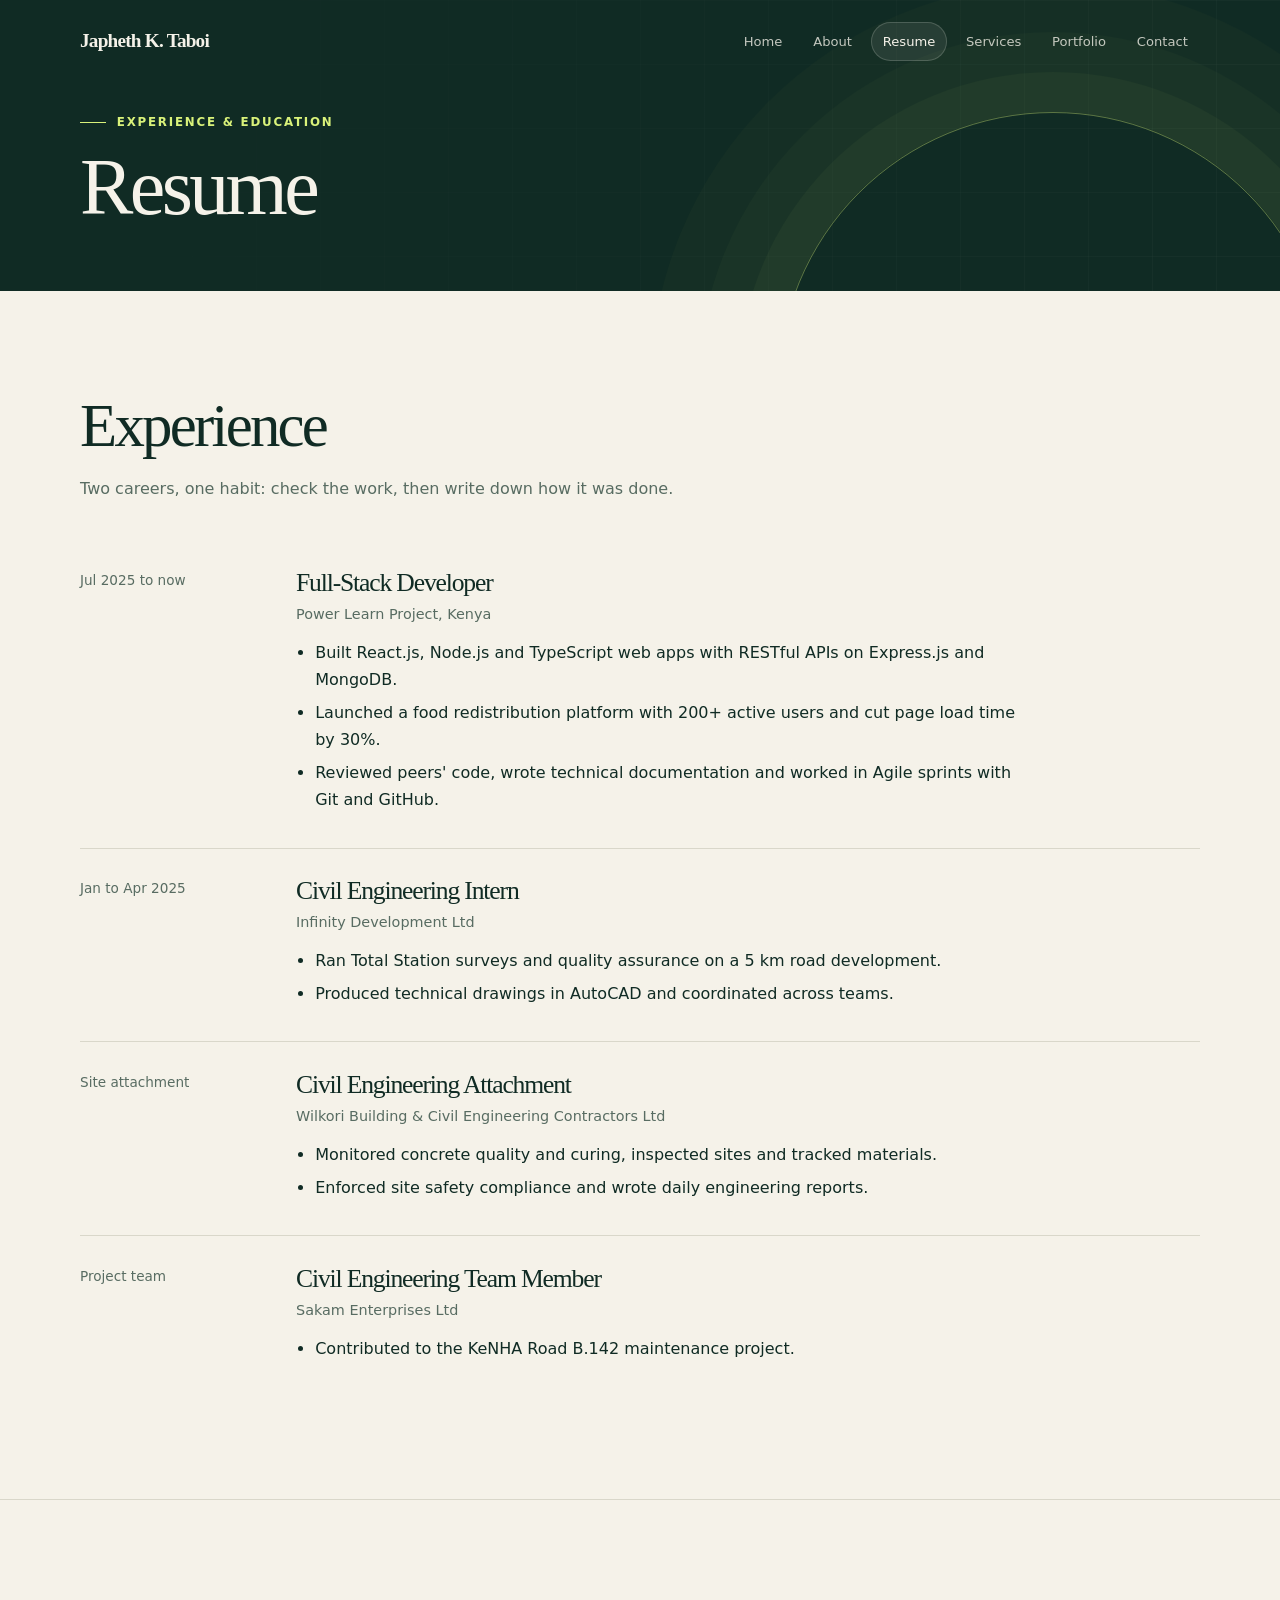
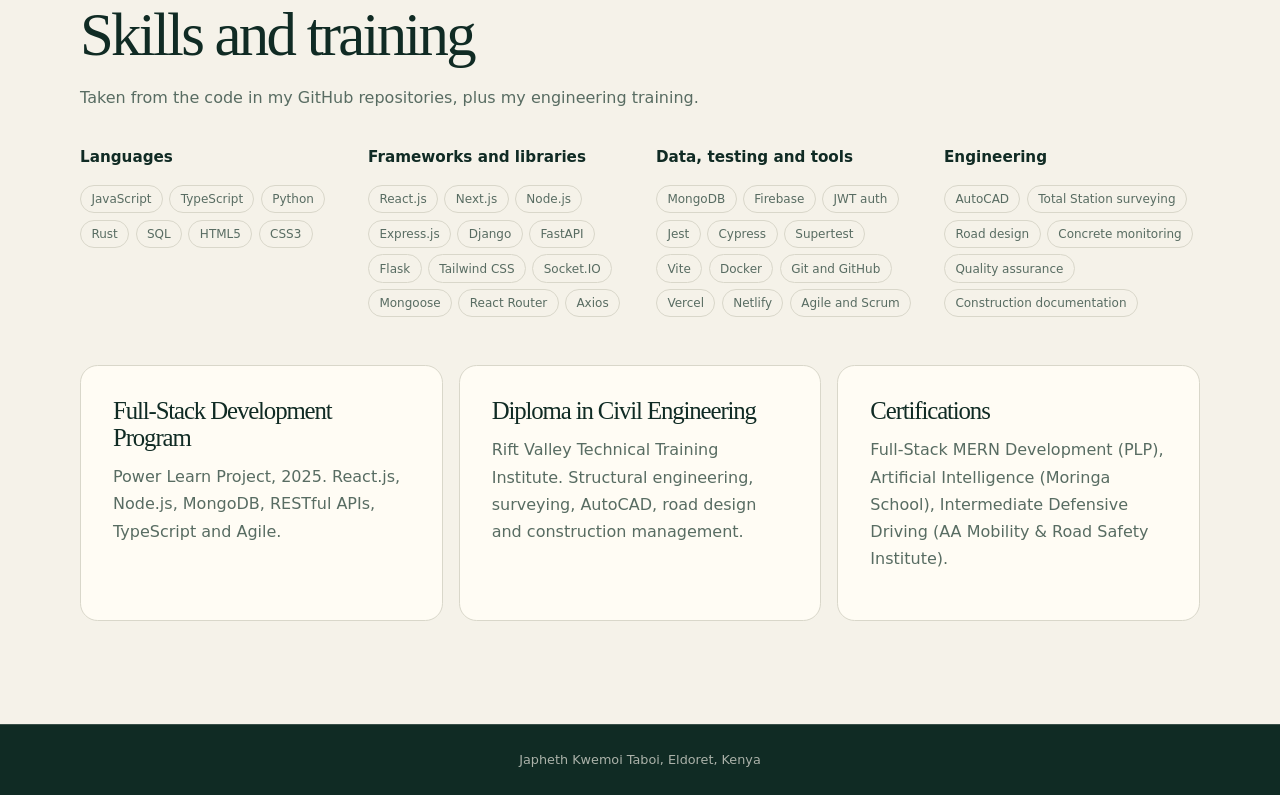
<file: resume.html>
<!DOCTYPE html>
<html lang="en">
<head>
<meta charset="utf-8">
<meta name="viewport" content="width=device-width, initial-scale=1, viewport-fit=cover">
<title>Resume | Japheth Kwemoi Taboi</title>
<meta name="description" content="Experience, education and certifications.">
<meta name="theme-color" content="#102b24">
<link rel="icon" href="favicon.svg" type="image/svg+xml">
<link rel="stylesheet" href="main.css">
</head>
<body>
<a class="skip-link" href="#main">Skip to content</a>
<header class="hero sm"><svg viewBox="0 0 800 500" preserveAspectRatio="xMidYMid slice" aria-hidden="true" fill="none" stroke="#c9a45c" stroke-width=".9"><path d="M-20 40C50 62 120 58 190 65C260 59 330 26 400 53C470 28 540 15 610 22C680 14 750 40 820 17" stroke-opacity="0.60"/><path d="M-20 89C50 105 120 78 190 104C260 81 330 42 400 72C470 44 540 50 610 40C680 48 750 90 820 55" stroke-opacity="0.35"/><path d="M-20 140C50 139 120 90 190 131C260 94 330 64 400 83C470 64 540 97 610 66C680 93 750 140 820 105" stroke-opacity="0.35"/><path d="M-20 183C50 158 120 99 190 145C260 102 330 98 400 94C470 96 540 153 610 105C680 148 750 183 820 161" stroke-opacity="0.35"/><path d="M-20 189C50 166 120 142 190 159C260 143 330 158 400 142C470 156 540 189 610 163C680 187 750 189 820 191" stroke-opacity="0.35"/><path d="M-20 213C50 181 120 170 190 174C260 169 330 205 400 173C470 202 540 233 610 212C680 232 750 212 820 233" stroke-opacity="0.60"/><path d="M-20 226C50 195 120 210 190 192C260 207 330 258 400 217C470 255 540 268 610 264C680 270 750 225 820 264" stroke-opacity="0.35"/><path d="M-20 233C50 217 120 262 190 221C260 258 330 309 400 272C470 307 540 290 610 311C680 293 750 233 820 281" stroke-opacity="0.35"/><path d="M-20 271C50 276 120 309 190 282C260 307 330 321 400 313C470 322 540 297 610 319C680 299 750 271 820 291" stroke-opacity="0.35"/><path d="M-20 296C50 317 120 357 190 327C260 355 330 351 400 359C470 353 540 311 610 346C680 314 750 296 820 306" stroke-opacity="0.35"/><path d="M-20 332C50 369 120 400 190 380C260 400 330 369 400 399C470 373 540 325 610 361C680 327 750 332 820 322" stroke-opacity="0.60"/><path d="M-20 381C50 425 120 431 190 433C260 433 330 377 400 425C470 382 540 345 610 368C680 345 750 382 820 347" stroke-opacity="0.35"/><path d="M-20 432C50 449 120 435 190 450C260 437 330 404 400 430C470 406 540 403 610 401C680 401 750 433 820 406" stroke-opacity="0.35"/><path d="M-20 481C50 488 120 452 190 483C260 455 330 423 400 445C470 424 540 443 610 423C680 440 750 482 820 449" stroke-opacity="0.35"/></svg><div class="wrap"><nav aria-label="Primary"><b><a href="index.html">Japheth K. Taboi</a></b><div><a href="index.html">Home</a><a href="about.html">About</a><a href="resume.html" class="on" aria-current="page">Resume</a><a href="services.html">Services</a><a href="portfolio.html">Portfolio</a><a href="contact.html">Contact</a></div></nav><p class="eyebrow">Experience &amp; education</p><h1>Resume</h1></div></header>
<main id="main">
<section id="experience"><div class="wrap">
<h2>Experience</h2>
<p class="lead">Two careers, one habit: check the work, then write down how it was done.</p>
<div class="role"><time>Jul 2025 to now</time><div><h3>Full-Stack Developer</h3><div class="org">Power Learn Project, Kenya</div><ul><li>Built React.js, Node.js and TypeScript web apps with RESTful APIs on Express.js and MongoDB.</li><li>Launched a food redistribution platform with 200+ active users and cut page load time by 30%.</li><li>Reviewed peers' code, wrote technical documentation and worked in Agile sprints with Git and GitHub.</li></ul></div></div>
<div class="role"><time>Jan to Apr 2025</time><div><h3>Civil Engineering Intern</h3><div class="org">Infinity Development Ltd</div><ul><li>Ran Total Station surveys and quality assurance on a 5 km road development.</li><li>Produced technical drawings in AutoCAD and coordinated across teams.</li></ul></div></div>
<div class="role"><time>Site attachment</time><div><h3>Civil Engineering Attachment</h3><div class="org">Wilkori Building &amp; Civil Engineering Contractors Ltd</div><ul><li>Monitored concrete quality and curing, inspected sites and tracked materials.</li><li>Enforced site safety compliance and wrote daily engineering reports.</li></ul></div></div>
<div class="role"><time>Project team</time><div><h3>Civil Engineering Team Member</h3><div class="org">Sakam Enterprises Ltd</div><ul><li>Contributed to the KeNHA Road B.142 maintenance project.</li></ul></div></div>
</div></section>
<section id="skills"><div class="wrap">
<h2>Skills and training</h2>
<p class="lead">Taken from the code in my GitHub repositories, plus my engineering training.</p>
<div class="skills">
<div><h3>Languages</h3><ul class="tags"><li>JavaScript</li><li>TypeScript</li><li>Python</li><li>Rust</li><li>SQL</li><li>HTML5</li><li>CSS3</li></ul></div>
<div><h3>Frameworks and libraries</h3><ul class="tags"><li>React.js</li><li>Next.js</li><li>Node.js</li><li>Express.js</li><li>Django</li><li>FastAPI</li><li>Flask</li><li>Tailwind CSS</li><li>Socket.IO</li><li>Mongoose</li><li>React Router</li><li>Axios</li></ul></div>
<div><h3>Data, testing and tools</h3><ul class="tags"><li>MongoDB</li><li>Firebase</li><li>JWT auth</li><li>Jest</li><li>Cypress</li><li>Supertest</li><li>Vite</li><li>Docker</li><li>Git and GitHub</li><li>Vercel</li><li>Netlify</li><li>Agile and Scrum</li></ul></div>
<div><h3>Engineering</h3><ul class="tags"><li>AutoCAD</li><li>Total Station surveying</li><li>Road design</li><li>Concrete monitoring</li><li>Quality assurance</li><li>Construction documentation</li></ul></div>
</div>
<div class="grid" style="margin-top:3rem">
<div class="card"><h3>Full-Stack Development Program</h3><p>Power Learn Project, 2025. React.js, Node.js, MongoDB, RESTful APIs, TypeScript and Agile.</p></div>
<div class="card"><h3>Diploma in Civil Engineering</h3><p>Rift Valley Technical Training Institute. Structural engineering, surveying, AutoCAD, road design and construction management.</p></div>
<div class="card"><h3>Certifications</h3><p>Full-Stack MERN Development (PLP), Artificial Intelligence (Moringa School), Intermediate Defensive Driving (AA Mobility &amp; Road Safety Institute).</p></div>
</div>
</div></section>
</main>
<footer>Japheth Kwemoi Taboi, Eldoret, Kenya</footer>
<script src="main.js" defer></script>
</body>
</html>
</file>
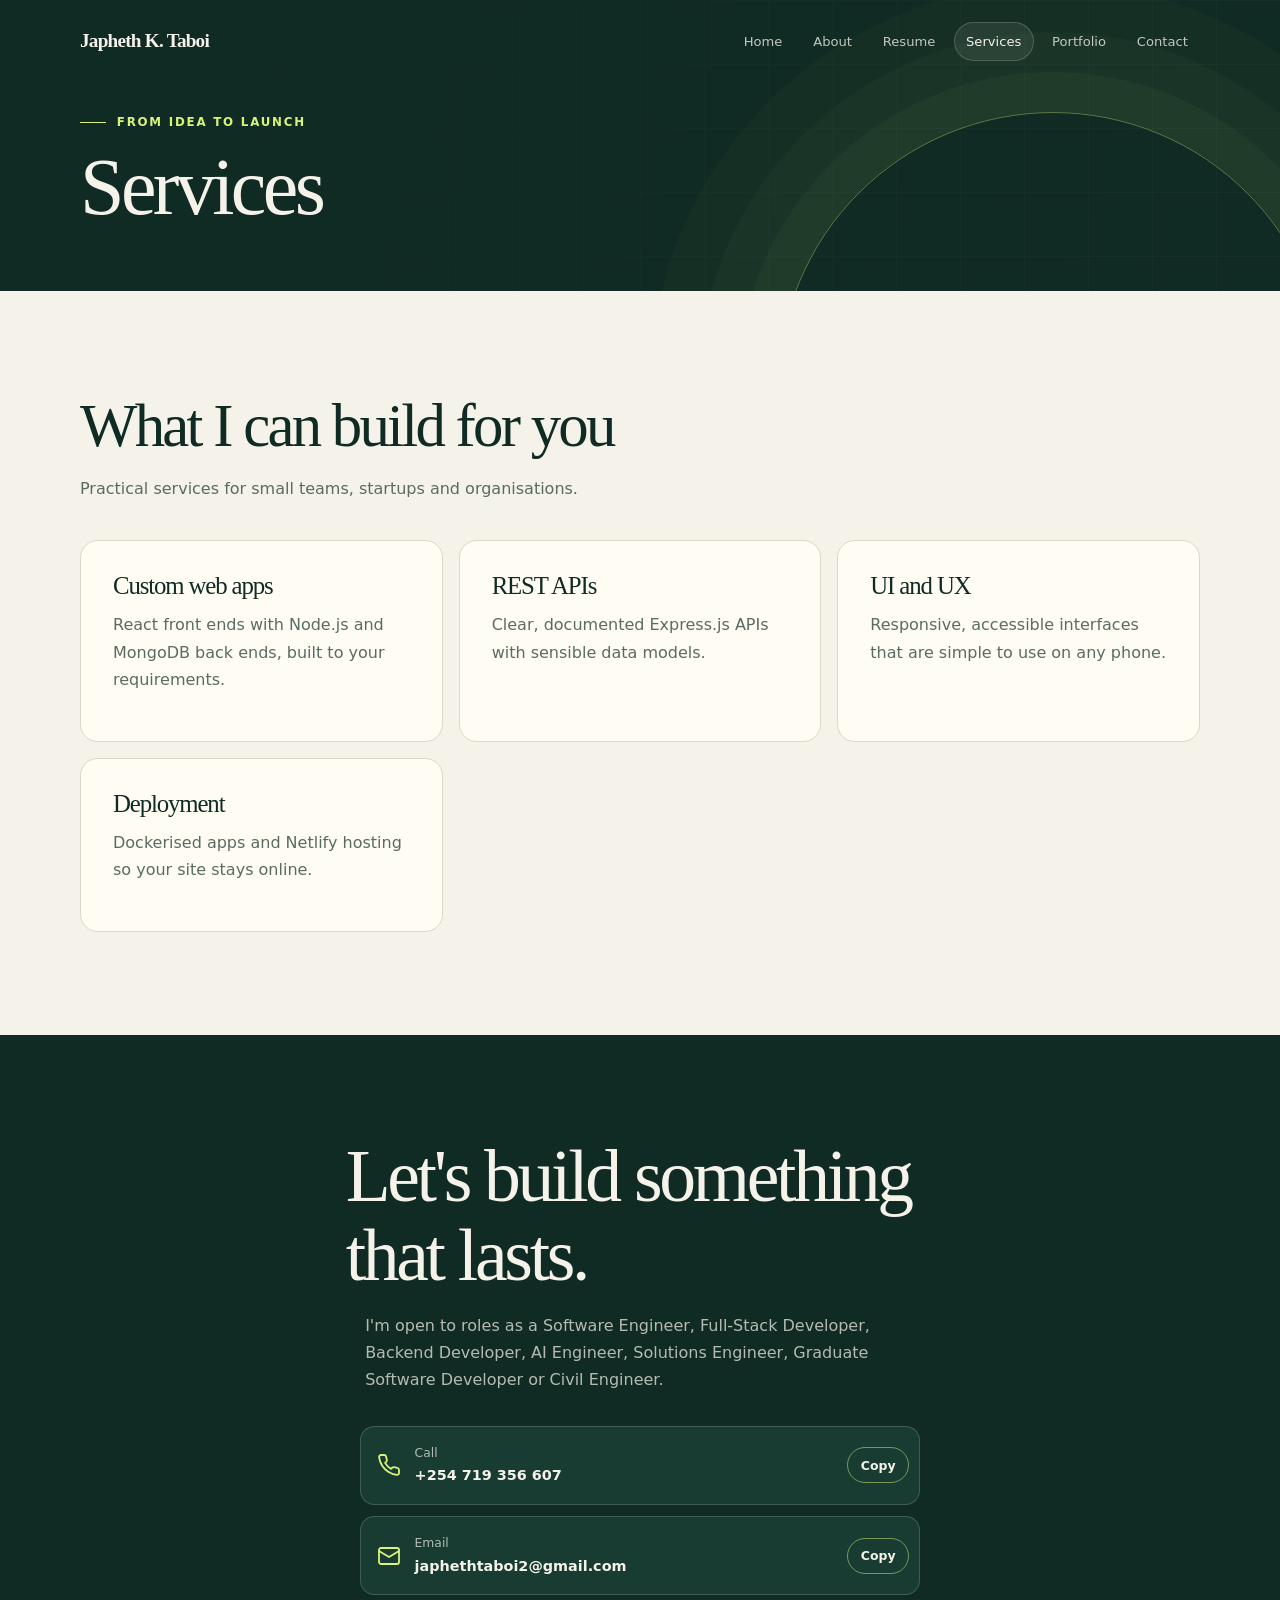
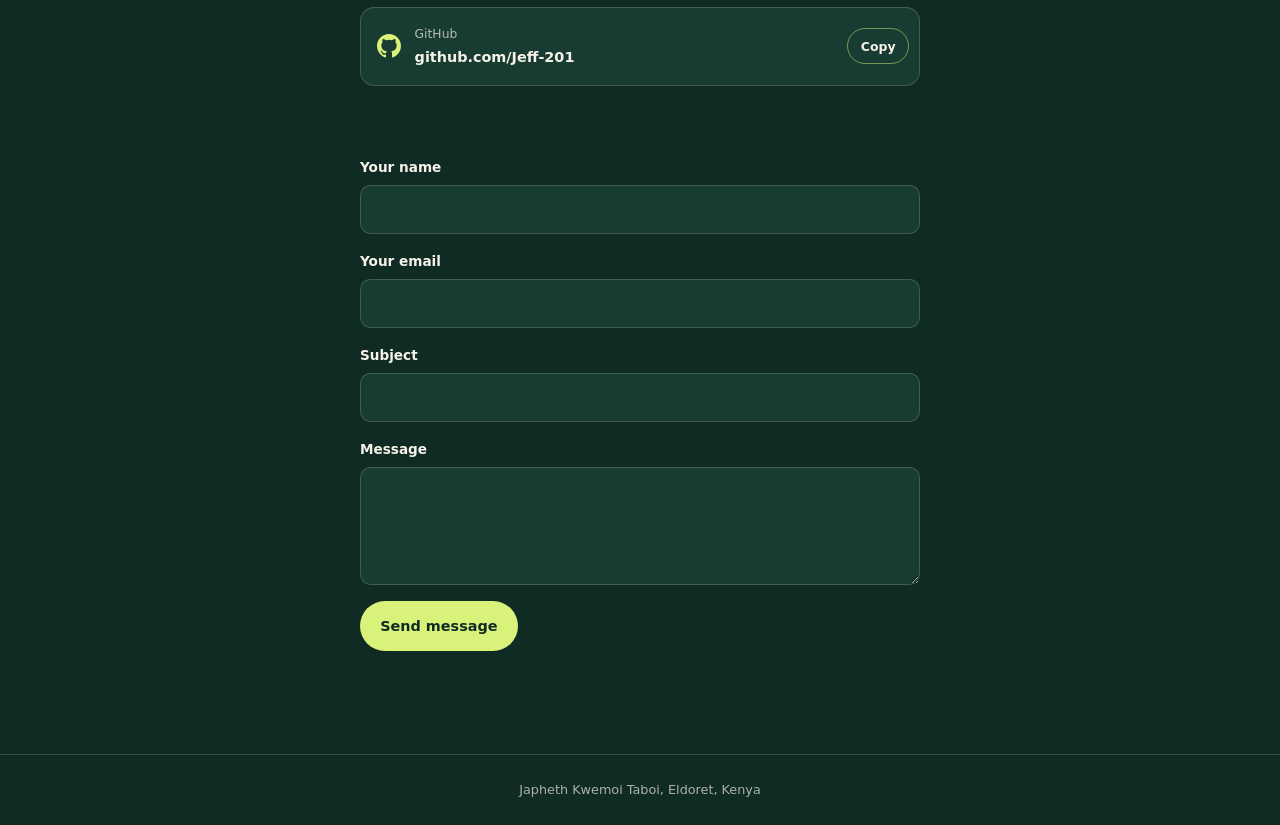
<file: services.html>
<!DOCTYPE html>
<html lang="en">
<head>
<meta charset="utf-8">
<meta name="viewport" content="width=device-width, initial-scale=1, viewport-fit=cover">
<title>Services | Japheth Kwemoi Taboi</title>
<meta name="description" content="Web apps, APIs, UI and UX, and deployment.">
<meta name="theme-color" content="#102b24">
<link rel="icon" href="favicon.svg" type="image/svg+xml">
<link rel="stylesheet" href="main.css">
</head>
<body>
<a class="skip-link" href="#main">Skip to content</a>
<header class="hero sm"><svg viewBox="0 0 800 500" preserveAspectRatio="xMidYMid slice" aria-hidden="true" fill="none" stroke="#c9a45c" stroke-width=".9"><path d="M-20 40C50 62 120 58 190 65C260 59 330 26 400 53C470 28 540 15 610 22C680 14 750 40 820 17" stroke-opacity="0.60"/><path d="M-20 89C50 105 120 78 190 104C260 81 330 42 400 72C470 44 540 50 610 40C680 48 750 90 820 55" stroke-opacity="0.35"/><path d="M-20 140C50 139 120 90 190 131C260 94 330 64 400 83C470 64 540 97 610 66C680 93 750 140 820 105" stroke-opacity="0.35"/><path d="M-20 183C50 158 120 99 190 145C260 102 330 98 400 94C470 96 540 153 610 105C680 148 750 183 820 161" stroke-opacity="0.35"/><path d="M-20 189C50 166 120 142 190 159C260 143 330 158 400 142C470 156 540 189 610 163C680 187 750 189 820 191" stroke-opacity="0.35"/><path d="M-20 213C50 181 120 170 190 174C260 169 330 205 400 173C470 202 540 233 610 212C680 232 750 212 820 233" stroke-opacity="0.60"/><path d="M-20 226C50 195 120 210 190 192C260 207 330 258 400 217C470 255 540 268 610 264C680 270 750 225 820 264" stroke-opacity="0.35"/><path d="M-20 233C50 217 120 262 190 221C260 258 330 309 400 272C470 307 540 290 610 311C680 293 750 233 820 281" stroke-opacity="0.35"/><path d="M-20 271C50 276 120 309 190 282C260 307 330 321 400 313C470 322 540 297 610 319C680 299 750 271 820 291" stroke-opacity="0.35"/><path d="M-20 296C50 317 120 357 190 327C260 355 330 351 400 359C470 353 540 311 610 346C680 314 750 296 820 306" stroke-opacity="0.35"/><path d="M-20 332C50 369 120 400 190 380C260 400 330 369 400 399C470 373 540 325 610 361C680 327 750 332 820 322" stroke-opacity="0.60"/><path d="M-20 381C50 425 120 431 190 433C260 433 330 377 400 425C470 382 540 345 610 368C680 345 750 382 820 347" stroke-opacity="0.35"/><path d="M-20 432C50 449 120 435 190 450C260 437 330 404 400 430C470 406 540 403 610 401C680 401 750 433 820 406" stroke-opacity="0.35"/><path d="M-20 481C50 488 120 452 190 483C260 455 330 423 400 445C470 424 540 443 610 423C680 440 750 482 820 449" stroke-opacity="0.35"/></svg><div class="wrap"><nav aria-label="Primary"><b><a href="index.html">Japheth K. Taboi</a></b><div><a href="index.html">Home</a><a href="about.html">About</a><a href="resume.html">Resume</a><a href="services.html" class="on" aria-current="page">Services</a><a href="portfolio.html">Portfolio</a><a href="contact.html">Contact</a></div></nav><p class="eyebrow">From idea to launch</p><h1>Services</h1></div></header>
<main id="main">
<section id="services"><div class="wrap">
<h2>What I can build for you</h2>
<p class="lead">Practical services for small teams, startups and organisations.</p>
<div class="grid">
<div class="card"><h3>Custom web apps</h3><p>React front ends with Node.js and MongoDB back ends, built to your requirements.</p></div>
<div class="card"><h3>REST APIs</h3><p>Clear, documented Express.js APIs with sensible data models.</p></div>
<div class="card"><h3>UI and UX</h3><p>Responsive, accessible interfaces that are simple to use on any phone.</p></div>
<div class="card"><h3>Deployment</h3><p>Dockerised apps and Netlify hosting so your site stays online.</p></div>
</div>
</div></section>
<section class="contact" id="contact"><div class="wrap">
<h2>Let's build something that lasts.</h2>
<p>I'm open to roles as a Software Engineer, Full-Stack Developer, Backend Developer, AI Engineer, Solutions Engineer, Graduate Software Developer or Civil Engineer.</p>
<div class="cgrid"><div class="cc"><a class="cl" href="tel:+254719356607" target="_blank" rel="noopener noreferrer"><svg viewBox="0 0 24 24" width="24" height="24" fill="none" stroke="currentColor" stroke-width="1.8" stroke-linecap="round" stroke-linejoin="round" aria-hidden="true"><path d="M22 16.9v3a2 2 0 0 1-2.2 2 19.8 19.8 0 0 1-8.6-3.1 19.5 19.5 0 0 1-6-6A19.8 19.8 0 0 1 2.1 4.2 2 2 0 0 1 4.1 2h3a2 2 0 0 1 2 1.7c.1 1 .4 1.9.7 2.8a2 2 0 0 1-.5 2.1L8.1 9.9a16 16 0 0 0 6 6l1.3-1.3a2 2 0 0 1 2.1-.4c.9.3 1.8.6 2.8.7a2 2 0 0 1 1.7 2z"/></svg><span><small>Call</small><b>+254 719 356 607</b></span></a><button type="button" class="cp" data-copy="+254 719 356 607" aria-label="Copy call">Copy</button></div><div class="cc"><a class="cl" href="mailto:japhethtaboi2@gmail.com" target="_blank" rel="noopener noreferrer"><svg viewBox="0 0 24 24" width="24" height="24" fill="none" stroke="currentColor" stroke-width="1.8" stroke-linecap="round" stroke-linejoin="round" aria-hidden="true"><rect x="2" y="4" width="20" height="16" rx="2"/><path d="m22 7-10 6L2 7"/></svg><span><small>Email</small><b>japhethtaboi2@gmail.com</b></span></a><button type="button" class="cp" data-copy="japhethtaboi2@gmail.com" aria-label="Copy email">Copy</button></div><div class="cc"><a class="cl" href="https://github.com/Jeff-201" target="_blank" rel="noopener noreferrer"><svg viewBox="0 0 16 16" width="24" height="24" fill="currentColor" aria-hidden="true"><path d="M8 0C3.58 0 0 3.58 0 8c0 3.54 2.29 6.53 5.47 7.59.4.07.55-.17.55-.38 0-.19-.01-.82-.01-1.49-2.01.37-2.53-.49-2.69-.94-.09-.23-.48-.94-.82-1.13-.28-.15-.68-.52-.01-.53.63-.01 1.08.58 1.23.82.72 1.21 1.87.87 2.33.66.07-.52.28-.87.51-1.07-1.78-.2-3.64-.89-3.64-3.95 0-.87.31-1.59.82-2.15-.08-.2-.36-1.02.08-2.12 0 0 .67-.21 2.2.82a7.6 7.6 0 0 1 4 0c1.53-1.04 2.2-.82 2.2-.82.44 1.1.16 1.92.08 2.12.51.56.82 1.27.82 2.15 0 3.07-1.87 3.75-3.65 3.95.29.25.54.73.54 1.48 0 1.07-.01 1.93-.01 2.2 0 .21.15.46.55.38A8.01 8.01 0 0 0 16 8c0-4.42-3.58-8-8-8z"/></svg><span><small>GitHub</small><b>github.com/Jeff-201</b></span></a><button type="button" class="cp" data-copy="github.com/Jeff-201" aria-label="Copy github">Copy</button></div></div><p class="cnote" id="cnote" role="status"></p>
<form class="msg" id="mf">
<label>Your name<input name="name" autocomplete="name" required></label><label>Your email<input name="email" type="email" autocomplete="email" required></label><label>Subject<input name="subj" required></label><label>Message<textarea name="body" rows="4" required></textarea></label><button class="btn solid" type="submit">Send message</button></form>
</div></section>
</main>
<footer>Japheth Kwemoi Taboi, Eldoret, Kenya</footer>
<script src="main.js" defer></script>
</body>
</html>
</file>
<file: main.css>
:root {
  color-scheme: light;
  --ink: #102b24;
  --ink-soft: #183c32;
  --paper: #f5f2e9;
  --paper-bright: #fffcf4;
  --lime: #d9f27a;
  --gold: #d1a85b;
  --muted: #586c62;
  --line: #d9d7ca;
  --dark-line: rgba(245, 242, 233, .18);
  --serif: Georgia, "Times New Roman", serif;
  --sans: system-ui, -apple-system, BlinkMacSystemFont, "Segoe UI", sans-serif;
  color: var(--ink);
  background: var(--paper);
  font-family: var(--sans);
  font-synthesis: none;
  text-rendering: optimizeLegibility;
  -webkit-font-smoothing: antialiased;
  -moz-osx-font-smoothing: grayscale;
}

*, *::before, *::after { box-sizing: border-box; }
html { scroll-behavior: smooth; scroll-padding-top: 1rem; }
body { margin: 0; background: var(--paper); color: var(--ink); font-size: 1rem; line-height: 1.7; }
body, input, textarea, button { font-family: var(--sans); }
a { color: inherit; }
button, input, textarea { font: inherit; }
button, a { -webkit-tap-highlight-color: transparent; }
::selection { color: var(--ink); background: var(--lime); }
:focus-visible { outline: 3px solid #8cae27; outline-offset: 4px; }

.skip-link {
  position: fixed;
  z-index: 10;
  top: .75rem;
  left: .75rem;
  padding: .7rem 1rem;
  transform: translateY(-160%);
  border-radius: .5rem;
  background: var(--lime);
  color: var(--ink);
  font-weight: 800;
}
.skip-link:focus { transform: translateY(0); }
.wrap { width: min(100% - 3rem, 1120px); margin-inline: auto; }

.hero {
  position: relative;
  overflow: hidden;
  isolation: isolate;
  background: var(--ink);
  color: var(--paper);
}
.hero::before, .hero::after {
  position: absolute;
  z-index: -1;
  content: "";
  pointer-events: none;
}
.hero::before {
  inset: 0;
  opacity: .16;
  background-image: linear-gradient(rgba(245,242,233,.18) 1px, transparent 1px), linear-gradient(90deg, rgba(245,242,233,.18) 1px, transparent 1px);
  background-size: 64px 64px;
  mask-image: linear-gradient(110deg, transparent 8%, #000 100%);
}
.hero::after {
  top: 7rem;
  right: max(-7rem, calc((100vw - 1120px) / 2 - 8rem));
  width: clamp(17rem, 43vw, 38rem);
  aspect-ratio: 1;
  border: 1px solid rgba(217, 242, 122, .38);
  border-radius: 50%;
  box-shadow: 0 0 0 2.5rem rgba(217,242,122,.035), 0 0 0 5rem rgba(217,242,122,.025), 0 0 0 8rem rgba(217,242,122,.018);
}
.hero > svg { display: none; }
.hero .wrap { position: relative; padding-block: 1.4rem 5.8rem; }

nav {
  display: flex;
  align-items: center;
  justify-content: space-between;
  gap: 1.5rem;
  padding-bottom: clamp(4rem, 10vw, 8.5rem);
}
nav b { flex: 0 0 auto; font-family: var(--serif); font-size: 1.2rem; font-weight: 600; letter-spacing: -.04em; }
nav b a { text-decoration: none; }
nav div { display: flex; flex-wrap: wrap; justify-content: flex-end; gap: .4rem; }
nav div a {
  padding: .45rem .7rem;
  border: 1px solid transparent;
  border-radius: 999px;
  color: rgba(245,242,233,.78);
  font-size: .82rem;
  text-decoration: none;
  transition: background-color .2s ease, color .2s ease, border-color .2s ease;
}
nav div a:hover, nav div a.on { border-color: var(--dark-line); color: var(--paper); }
nav div a.on { background: rgba(245,242,233,.08); }

.eyebrow {
  display: flex;
  align-items: center;
  gap: .7rem;
  margin: 0 0 1.1rem;
  color: var(--lime);
  font-size: .74rem;
  font-weight: 800;
  letter-spacing: .15em;
  text-transform: uppercase;
}
.eyebrow::before { width: 1.6rem; height: 1px; background: currentColor; content: ""; }
h1, h2, h3 { margin: 0; font-family: var(--serif); font-weight: 500; letter-spacing: -.045em; line-height: 1.08; }
.hero h1 { max-width: 12ch; font-size: clamp(3.2rem, 8.5vw, 7.2rem); }
.hero h1 em { color: var(--lime); font-weight: 400; }
.hero p:not(.eyebrow) { max-width: 59ch; margin: 1.5rem 0 2rem; color: rgba(245,242,233,.76); font-size: clamp(1rem, 1.4vw, 1.15rem); }
.hero.sm .wrap { padding-bottom: 3.8rem; }
.hero.sm nav { padding-bottom: 3.2rem; }
.hero.sm h1 { max-width: none; font-size: clamp(2.8rem, 7vw, 5rem); }
.hero.sm .eyebrow { margin-bottom: .7rem; }
.hero.sm .eyebrow + h1 { margin-top: 0; }

.btns { display: flex; flex-wrap: wrap; gap: .75rem; }
.btn {
  display: inline-flex;
  min-height: 3.15rem;
  align-items: center;
  justify-content: center;
  padding: .72rem 1.2rem;
  border: 1px solid transparent;
  border-radius: 999px;
  cursor: pointer;
  font-size: .9rem;
  font-weight: 800;
  text-decoration: none;
  transition: transform .2s ease, background-color .2s ease, color .2s ease;
}
.btn:hover { transform: translateY(-2px); }
.btn.solid { background: var(--lime); color: var(--ink); }
.btn.solid:hover { background: #e5fb9c; }
.btn.ghost { border-color: var(--dark-line); color: var(--paper); }
.btn.ghost:hover { background: rgba(245,242,233,.1); }
.facts { display: grid; grid-template-columns: repeat(3, minmax(0, 1fr)); max-width: 650px; gap: 1.5rem; margin-top: 4rem; padding-top: 1.5rem; border-top: 1px solid var(--dark-line); color: rgba(245,242,233,.68); font-size: .82rem; }
.facts strong { display: block; margin-bottom: .25rem; color: var(--paper); font-family: var(--serif); font-size: clamp(1.45rem, 3vw, 2rem); font-weight: 500; letter-spacing: -.04em; }

main { min-height: 40vh; }
section { padding-block: clamp(4rem, 8vw, 7rem); }
section + section { border-top: 1px solid var(--line); }
.section-head { display: flex; align-items: end; justify-content: space-between; gap: 2rem; margin-bottom: 2.3rem; }
h2 { max-width: 18ch; font-size: clamp(2.15rem, 5vw, 3.8rem); }
h2 + .lead, .lead { max-width: 62ch; margin: 1rem 0 2.4rem; color: var(--muted); }
.section-head .lead { margin: 0; }
.grid { display: grid; grid-template-columns: repeat(auto-fit, minmax(min(100%, 290px), 1fr)); gap: 1rem; }
.card { min-width: 0; padding: clamp(1.3rem, 3vw, 2rem); border: 1px solid var(--line); border-radius: 1.1rem; background: var(--paper-bright); }
.card.big { border-top: 3px solid var(--gold); }
.card h3 { margin-bottom: .7rem; font-size: 1.55rem; }
.card p { margin: .5rem 0 1rem; color: var(--muted); }
.card .project-number { display: block; margin-bottom: 2.2rem; color: var(--muted); font-size: .75rem; font-weight: 800; letter-spacing: .13em; }
.tags { display: flex; flex-wrap: wrap; gap: .4rem; margin: 1.2rem 0 0; padding: 0; list-style: none; }
.tags li { padding: .26rem .65rem; border: 1px solid var(--line); border-radius: 999px; color: var(--muted); font-size: .75rem; line-height: 1.5; }
.links { display: flex; flex-wrap: wrap; gap: 1.2rem; margin: 1.2rem 0 0; font-size: .88rem; font-weight: 800; }
.links a { text-underline-offset: 4px; text-decoration-thickness: 1px; }
.links a:hover { text-decoration-thickness: 2px; }
.skills { display: grid; grid-template-columns: repeat(auto-fit, minmax(min(100%, 230px), 1fr)); gap: 2rem; }
.skills h3 { margin-bottom: .75rem; font-family: var(--sans); font-size: .95rem; font-weight: 800; letter-spacing: 0; }
.profile-roles { margin-top: 2rem; }
.profile-roles h3 { font-family: var(--sans); font-size: .95rem; font-weight: 800; letter-spacing: 0; }
.skills-list { margin-top: 1.5rem; gap: .55rem; }
.skills-list li { padding: .4rem .8rem; background: var(--paper-bright); font-size: .84rem; }
.project-list .card { display: flex; align-items: flex-start; flex-direction: column; gap: 1rem; }
.project-list .card h3 { margin: 0; }
.project-list .card a { margin-top: auto; font-size: .88rem; font-weight: 800; text-underline-offset: 4px; }
.profile-contact { margin-top: 2.5rem; padding: 1.5rem; border: 1px solid var(--line); border-radius: 1.1rem; background: var(--paper-bright); }
.profile-contact h3 { margin-bottom: .75rem; font-family: var(--serif); font-size: 1.55rem; }
.profile-contact p { margin: .35rem 0; }
.profile-contact a { text-underline-offset: 4px; }
.role { display: grid; grid-template-columns: 12rem minmax(0, 1fr); gap: 1.5rem; padding: 1.8rem 0; border-top: 1px solid var(--line); }
.role:first-of-type { border-top: 0; }
.role time { color: var(--muted); font-size: .85rem; }
.role h3 { font-size: 1.6rem; }
.role .org { margin: .3rem 0 .8rem; color: var(--muted); font-size: .9rem; }
.role ul { margin: 0; padding-left: 1.2rem; }
.role li { max-width: 70ch; margin: .35rem 0; }

.contact { border-top: 0; background: var(--ink); color: var(--paper); }
.contact h2 { max-width: 16ch; margin-inline: auto; font-size: clamp(2.4rem, 6vw, 4.6rem); }
.contact > .wrap > p:not(.cnote) { max-width: 54ch; margin: 1rem auto 2rem; color: rgba(245,242,233,.72); }
.contact .btns { justify-content: center; }
.cgrid { display: grid; grid-template-columns: 1fr; gap: .7rem; max-width: 560px; margin: 2rem auto 0; text-align: left; }
.cc { display: flex; min-width: 0; align-items: center; gap: .5rem; padding: .35rem .6rem .35rem .35rem; border: 1px solid var(--dark-line); border-radius: .9rem; background: var(--ink-soft); }
.cl { display: flex; min-width: 0; flex: 1; align-items: center; gap: .85rem; padding: .65rem; border-radius: .65rem; text-decoration: none; }
.cl:hover { background: rgba(245,242,233,.06); }
.cl svg { flex: none; color: var(--lime); }
.cl span { display: grid; min-width: 0; }
.cl small { color: rgba(245,242,233,.7); font-size: .77rem; }
.cl b { overflow-wrap: anywhere; font-size: .9rem; }
.cp { padding: .4rem .8rem; border: 1px solid rgba(217,242,122,.5); border-radius: 999px; background: transparent; color: var(--paper); cursor: pointer; font-size: .78rem; font-weight: 800; }
.cp:hover { background: var(--lime); color: var(--ink); }
.cnote { min-height: 1.7rem; margin: .7rem 0 0; color: var(--lime); font-size: .85rem; }
.msg { display: grid; max-width: 560px; gap: 1rem; margin: 2rem auto 0; text-align: left; }
.msg label { display: grid; gap: .35rem; font-size: .85rem; font-weight: 800; }
.msg input, .msg textarea { width: 100%; padding: .75rem .9rem; border: 1px solid var(--dark-line); border-radius: .65rem; background: var(--ink-soft); color: var(--paper); }
.msg textarea { resize: vertical; }
.msg input::placeholder, .msg textarea::placeholder { color: rgba(245,242,233,.55); }
.msg button { justify-self: start; }
footer { padding: 1.5rem 1rem; border-top: 1px solid var(--dark-line); background: var(--ink); color: rgba(245,242,233,.68); text-align: center; font-size: .8rem; }

@media (max-width: 760px) {
  .wrap { width: min(100% - 2rem, 1120px); }
  nav { align-items: flex-start; flex-direction: column; gap: .8rem; padding-bottom: 4rem; }
  nav div { justify-content: flex-start; gap: .25rem; margin-inline: -.7rem; }
  nav div a { padding: .4rem .6rem; }
  .hero .wrap { padding-bottom: 4rem; }
  .hero::after { top: 14rem; right: -12rem; }
  .facts { gap: .8rem; }
  .role { grid-template-columns: 1fr; gap: .3rem; }
  .section-head { align-items: flex-start; flex-direction: column; gap: .6rem; }
  .hero.sm nav { padding-bottom: 2.5rem; }
}
@media (max-width: 420px) {
  .facts { grid-template-columns: 1fr; gap: .8rem; }
  .facts strong { display: inline; margin-right: .5rem; font-size: 1.3rem; }
  .btns .btn { width: 100%; }
}
@media (prefers-reduced-motion: reduce) {
  *, *::before, *::after { scroll-behavior: auto !important; transition-duration: .01ms !important; }
}
</file>
